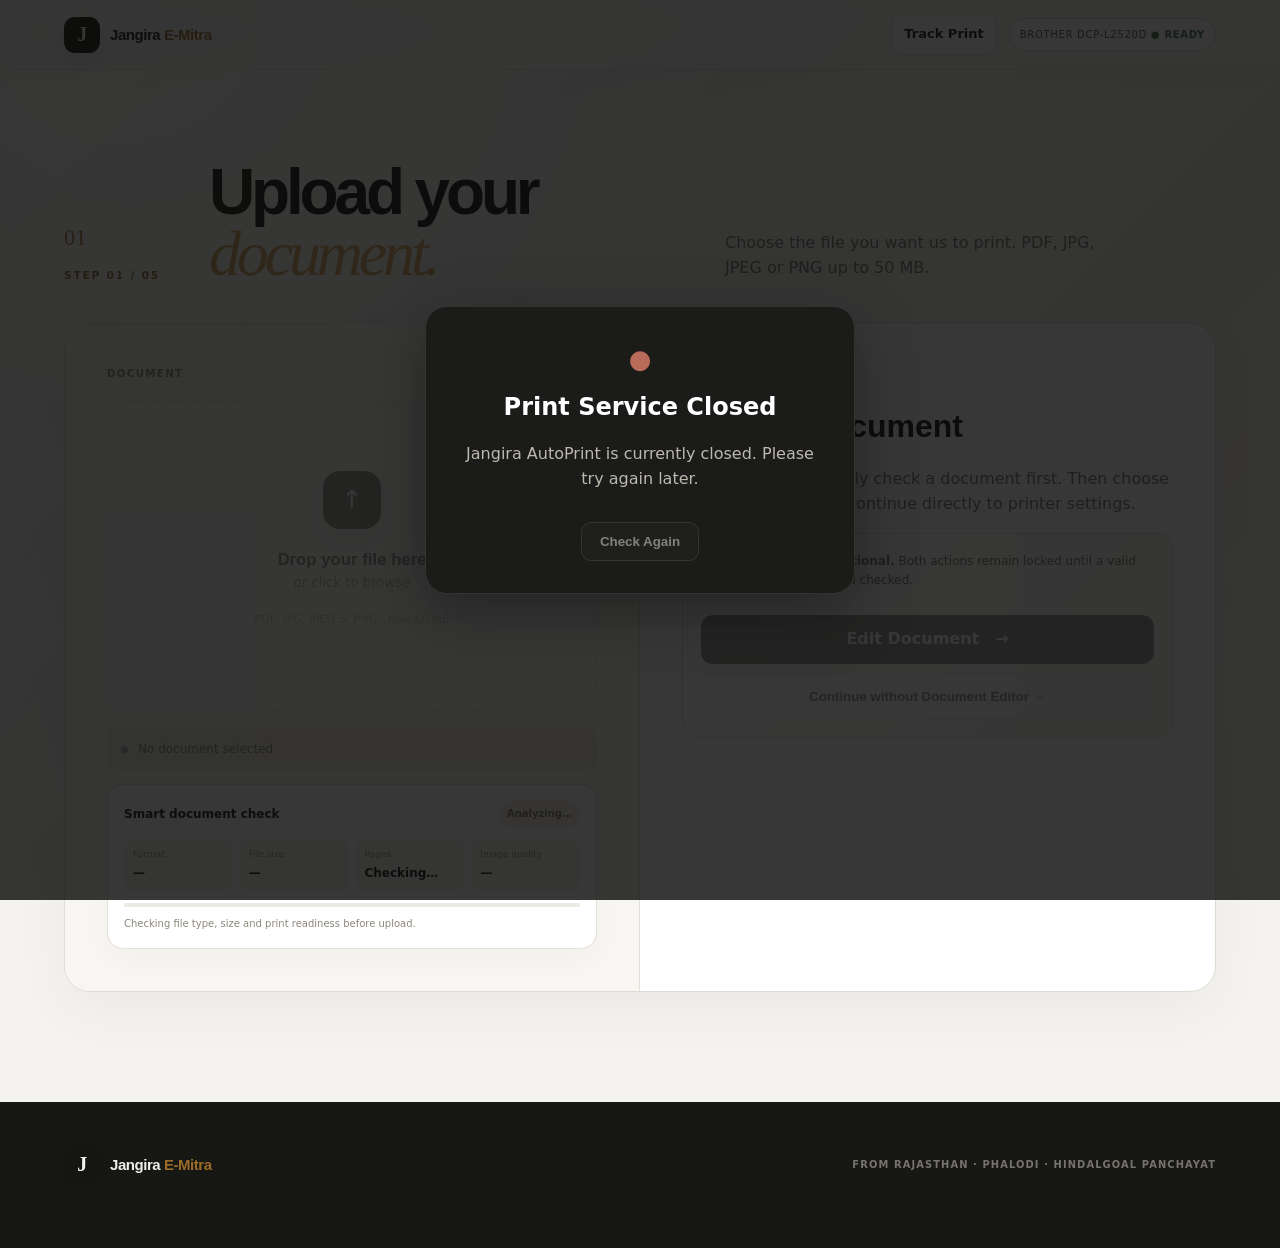
<file: index.html>
<!doctype html>
<html lang="en">
<head>
  <meta charset="utf-8">
  <meta name="viewport" content="width=device-width, initial-scale=1">
  <meta http-equiv="refresh" content="0; url=./web/">
  <title>Jangira E-Mitra</title>
  <script>location.replace('./web/' + location.hash);</script>
</head>
<body>
  <p>Opening Jangira E-Mitra…</p>
  <p><a href="./web/">Open website</a></p>
</body>
</html>
</file>
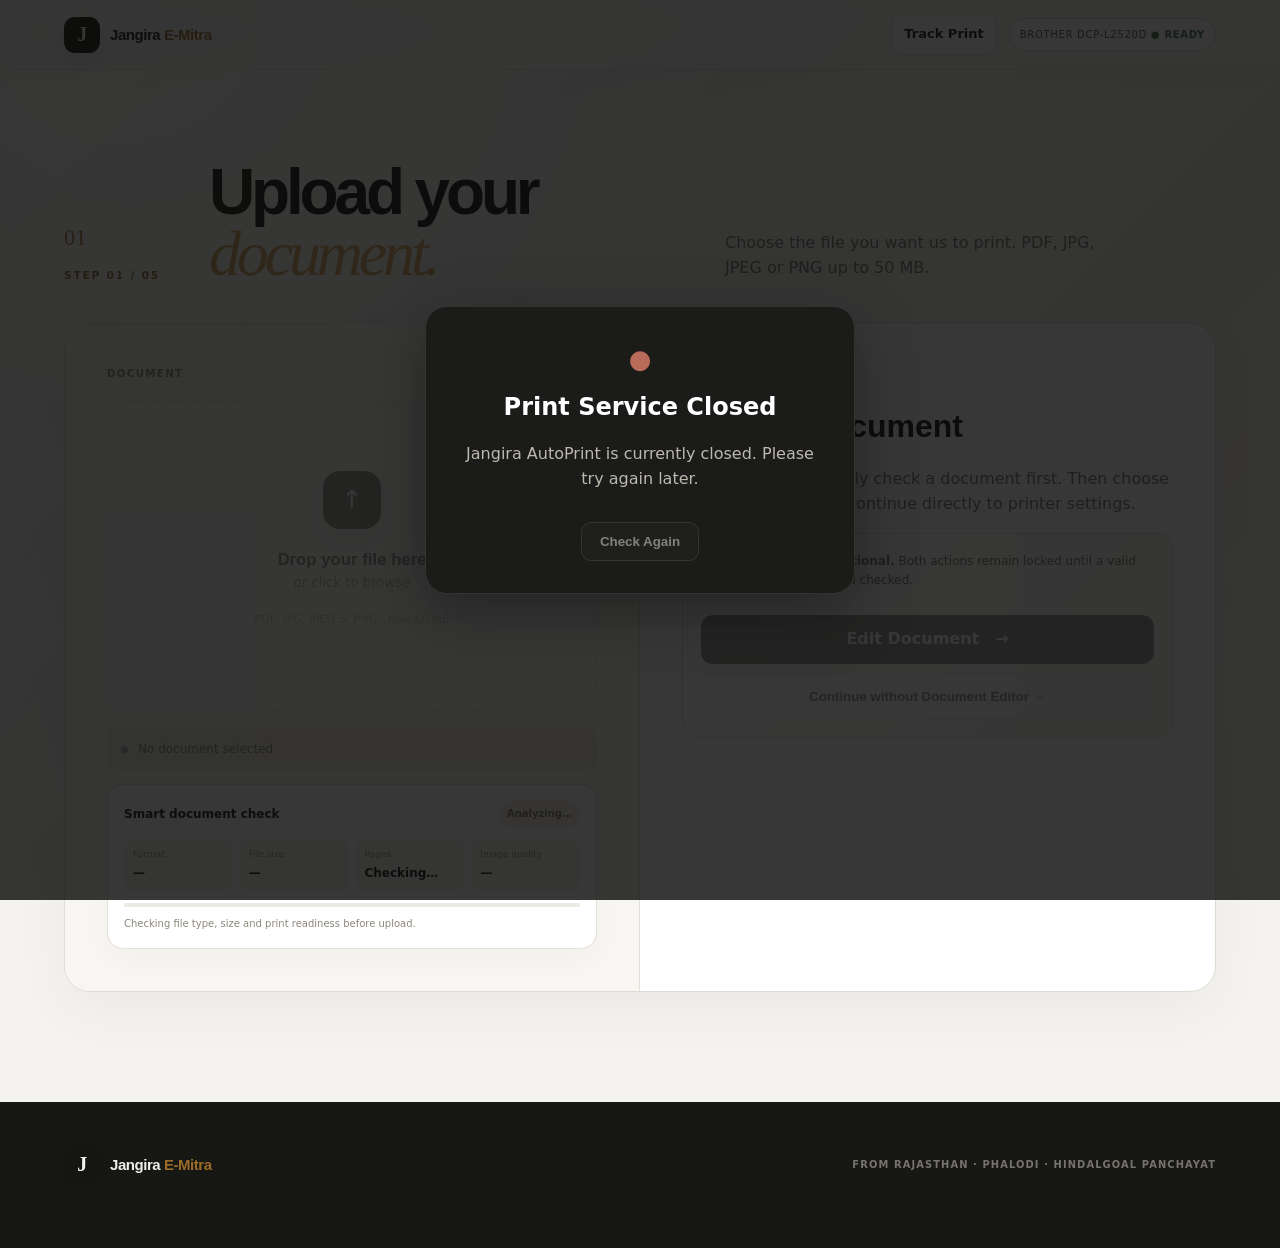
<file: web/index.html>
<!doctype html>
<html lang="en">
<head>
  <meta charset="utf-8">
  <meta name="viewport" content="width=device-width, initial-scale=1">
  <meta name="theme-color" content="#11110f">
  <meta name="description" content="Jangira E-Mitra online printing — upload, configure, pay and send your print request.">
  <title>Jangira E-Mitra | Online Printing</title>
  <link rel="preconnect" href="https://fonts.googleapis.com">
  <link rel="preconnect" href="https://fonts.gstatic.com" crossorigin>
  <link href="https://fonts.googleapis.com/css2?family=DM+Sans:wght@400;500;600;700&family=Manrope:wght@500;600;700;800&display=swap" rel="stylesheet">
  <link rel="stylesheet" href="./styles.css">
  <style>
    .workflow{display:grid;gap:18px}.workflow-step{background:#fff;border:1px solid #dedbd3;border-radius:24px;overflow:hidden;box-shadow:0 20px 55px #17171309}.workflow-step[hidden]{display:none}.step-head{display:flex;align-items:center;gap:15px;padding:22px 28px;border-bottom:1px solid #ebe8e1;background:#faf9f6}.step-num{display:grid;place-items:center;width:38px;height:38px;border-radius:12px;background:#171713;color:#fff;font-weight:800;font-size:.8rem}.step-head strong{font-family:Manrope,sans-serif;font-size:1rem}.step-head small{display:block;color:#8b877f;font-size:.7rem;margin-top:2px}.step-body{padding:30px}.step-actions{display:flex;gap:12px;margin-top:22px}.step-actions .button{flex:1}.back-button{background:#f0eee8!important;color:#292824!important}.payment-layout{display:grid;grid-template-columns:minmax(220px,280px) 1fr;gap:36px;align-items:center}.qr-wrap{text-align:center}.upi-qr{width:240px;height:240px;display:block;margin:auto;border:10px solid #fff;border-radius:18px;box-shadow:0 12px 35px #17171312}.payment-copy h3{font-family:Manrope,sans-serif;font-size:2.1rem;letter-spacing:-.04em;margin:8px 0}.payment-copy h3 strong{color:#9b6b28}.payment-note{padding:12px 14px;border-radius:11px;background:#f3f1ec;color:#77736c;font-size:.72rem}.request-summary{display:grid;grid-template-columns:repeat(4,1fr);gap:12px;margin:20px 0}.summary-item{padding:15px;border-radius:13px;background:#f3f1ec}.summary-item span{display:block;color:#8a867e;font-size:.65rem}.summary-item strong{display:block;margin-top:4px;font-size:.82rem;word-break:break-word}.status-card{padding:24px;border-radius:18px;background:#171713;color:#fff}.status-line{display:flex;align-items:center;gap:12px}.status-dot{width:11px;height:11px;border-radius:50%;background:#d6a451;box-shadow:0 0 0 6px #d6a45118}.status-card h3{font-family:Manrope,sans-serif;margin:0;font-size:1.25rem}.status-card p{color:#aaa69d;font-size:.8rem;margin:10px 0 0}.status-steps{display:grid;grid-template-columns:repeat(4,1fr);gap:8px;margin-top:22px}.status-steps div{padding:11px;border:1px solid #ffffff12;border-radius:10px;color:#706c65;font-size:.65rem;text-align:center}.status-steps .active{color:#fff;border-color:#d6a451;background:#ffffff08}.success-banner{margin-top:16px;padding:13px 15px;border-radius:12px;background:#e8eee7;color:#3d5e42;font-size:.76rem}.settings-side{padding:0}.settings-grid{grid-template-columns:repeat(3,1fr)}@media(max-width:760px){.payment-layout{grid-template-columns:1fr}.request-summary,.status-steps{grid-template-columns:1fr 1fr}.step-body{padding:22px}.settings-grid{grid-template-columns:1fr 1fr}.step-actions{flex-direction:column}.upi-qr{width:210px;height:210px}}
  </style>
</head>
<body>
  <div class="noise" aria-hidden="true"></div>
  <header class="site-header" id="top">
    <a class="brand" href="#top" aria-label="Jangira E-Mitra home"><span class="brand-mark">J</span><span>Jangira <b>E-Mitra</b></span></a>
    <div class="printer-badge">BROTHER DCP-L2520D <span>● READY</span></div>
  </header>

  <main>
    <section class="hero">
      <div class="hero-orb orb-one"></div><div class="hero-orb orb-two"></div>
      <div class="hero-inner reveal">
        <div class="location-pill"><span class="pulse-dot"></span> FROM RAJASTHAN · PHALODI · HINDALGOAL</div>
        <h1>Print simple.<br><em>Print smart.</em></h1>
        <p class="hero-copy">Upload your document, configure printing, pay by UPI and send the print request.</p>
        <a class="button primary large" href="#print">Start Printing <span>→</span></a>
        <div class="hero-proof"><span>₹5 per page</span><i></i><span>Black &amp; White</span><i></i><span>UPI payment</span></div>
      </div>
    </section>

    <section id="print" class="print-section section-wrap">
      <div class="section-heading reveal">
        <div><span class="section-number">01</span><p class="eyebrow">ONLINE PRINTING</p></div>
        <h2>Complete your <em>print.</em></h2>
        <p>Follow the steps one by one. Your amount is calculated automatically.</p>
      </div>

      <div class="workflow">
        <section id="step-1" class="workflow-step reveal">
          <div class="step-head"><span class="step-num">01</span><div><strong>Upload Document</strong><small>PDF, JPG, JPEG or PNG · Maximum 20 MB</small></div></div>
          <div class="step-body">
            <label class="dropzone" for="file">
              <span class="upload-icon">↑</span><strong>Drop your file here</strong><span>or click to browse</span><small>PDF, JPG, JPEG or PNG · Max 20 MB</small>
            </label>
            <input id="file" name="file" type="file" accept="application/pdf,image/jpeg,image/png" required hidden>
            <div class="file-status" id="file-status"><span class="file-dot"></span><span>No document selected</span></div>
            <div class="step-actions"><button class="button primary" id="to-step-2" type="button" disabled>Continue to Printer Settings <span>→</span></button></div>
            <p id="form-message" class="message" role="status"></p>
          </div>
        </section>

        <section id="step-2" class="workflow-step" hidden>
          <div class="step-head"><span class="step-num">02</span><div><strong>Printer Settings</strong><small>Brother DCP-L2520D · Black &amp; White · ₹5 per page</small></div></div>
          <div class="step-body settings-side">
            <div class="printer-info"><span>●</span><div><strong>Brother DCP-L2520D</strong><small>Black &amp; White · ₹5 per page</small></div></div>
            <form id="print-form">
              <div class="settings-grid">
                <label>Copies<input name="copies" type="number" min="1" max="100" value="1"></label>
                <label>Sides<select name="sides"><option value="single">Single-sided</option><option value="double">Double-sided</option></select></label>
                <label>Orientation<select name="orientation"><option value="portrait">Portrait</option><option value="landscape">Landscape</option></select></label>
              </div>
              <div class="range-row"><label>Pages</label><input name="pages" placeholder="All pages (e.g. 1-4, 7, 9)" value="all"></div>
              <div class="estimate"><div><span>Price</span><strong>₹5.00</strong><small>₹5 × pages × copies</small></div><span class="estimate-icon">₹</span></div>
              <div class="step-actions"><button class="button back-button" id="back-to-step-1" type="button">← Back</button><button class="button primary" type="submit">Continue to Payment <span>→</span></button></div>
            </form>
          </div>
        </section>

        <section id="step-3" class="workflow-step" hidden>
          <div class="step-head"><span class="step-num">03</span><div><strong>Pay via UPI</strong><small>Amount and payment note are filled automatically</small></div></div>
          <div class="step-body">
            <div class="payment-layout">
              <div class="qr-wrap"><img id="upi-qr" class="upi-qr" alt="UPI payment QR code"><p>Scan with any UPI app</p></div>
              <div class="payment-copy">
                <span class="payment-badge">UPI PAYMENT</span>
                <h3>Pay <strong id="payment-amount">₹0.00</strong></h3>
                <p>Tap the button to open your UPI app. The exact amount and print details will be pre-filled.</p>
                <a class="button primary full upi-app-button" id="upi-app-link" href="#">Pay via UPI <span>↗</span></a>
                <p class="payment-note">Note: your payment note contains the document name, selected pages, copies, single/double-sided and orientation.</p>
                <div class="step-actions"><button class="button back-button" id="back-to-step-2" type="button">← Back</button><button class="button primary" id="to-step-4" type="button">I’ve Paid →</button></div>
              </div>
            </div>
            <p id="payment-message" class="message" role="status"></p>
          </div>
        </section>

        <section id="step-4" class="workflow-step" hidden>
          <div class="step-head"><span class="step-num">04</span><div><strong>Confirm Payment &amp; Send Request</strong><small>Enter the UTR / transaction reference from your UPI payment</small></div></div>
          <div class="step-body">
            <div class="request-summary">
              <div class="summary-item"><span>Amount</span><strong id="summary-amount">₹0.00</strong></div>
              <div class="summary-item"><span>Document</span><strong id="summary-file">—</strong></div>
              <div class="summary-item"><span>Pages / Copies</span><strong id="summary-pages">—</strong></div>
              <div class="summary-item"><span>Print mode</span><strong id="summary-mode">—</strong></div>
            </div>
            <label>UTR / Transaction ID<input id="utr" name="utr" inputmode="numeric" maxlength="40" placeholder="Enter payment reference after payment"></label>
            <div class="step-actions"><button class="button back-button" id="back-to-step-3" type="button">← Back</button><button class="button primary" type="button" id="send-print-request">Send Print Request <span>→</span></button></div>
            <p id="request-message" class="message" role="status"></p>
          </div>
        </section>

        <section id="step-5" class="workflow-step" hidden>
          <div class="step-head"><span class="step-num">05</span><div><strong>Print Request Status</strong><small>Keep this page open to follow your request</small></div></div>
          <div class="step-body">
            <div class="status-card">
              <div class="status-line"><span class="status-dot"></span><div><h3 id="request-status-title">Request received</h3><p id="request-status-text">Your print request has been submitted successfully.</p></div></div>
              <div class="status-steps"><div class="active">Request Received</div><div>Payment Verification</div><div>Print Queue</div><div>Printing</div></div>
            </div>
            <div class="success-banner" id="request-number">Your request number will appear here once the backend is connected.</div>
            <button class="button primary full" id="new-print" type="button">Start New Print <span>→</span></button>
          </div>
        </section>
      </div>
    </section>
  </main>

  <footer>
    <div class="footer-main"><a class="brand" href="#top"><span class="brand-mark">J</span><span>Jangira <b>E-Mitra</b></span></a><span>FROM RAJASTHAN · PHALODI · HINDALGOAL PANCHAYAT</span><a href="#top">Back to top ↑</a></div>
    <div class="footer-bottom"><span>© 2026 Jangira E-Mitra</span><span>Online printing service</span></div>
  </footer>

  <script src="./config.js"></script>
  <script src="./app.js"></script>
  <script>
    document.addEventListener('DOMContentLoaded',()=>{
      const f=document.getElementById('file'),s=document.getElementById('file-status'),d=document.querySelector('.dropzone');
      if(f){f.addEventListener('change',()=>{s.querySelector('span:last-child').textContent=f.files[0]?`${f.files[0].name} · ${(f.files[0].size/1024/1024).toFixed(2)} MB`:'No document selected';s.classList.toggle('has-file',!!f.files[0])});
      ['dragover','dragenter'].forEach(e=>d.addEventListener(e,x=>{x.preventDefault();d.classList.add('dragging')}));
      ['dragleave','drop'].forEach(e=>d.addEventListener(e,x=>{x.preventDefault();d.classList.remove('dragging')}));
      d.addEventListener('drop',x=>{if(x.dataTransfer.files.length){try{f.files=x.dataTransfer.files}catch{}f.dispatchEvent(new Event('change'))}})}
      const obs=new IntersectionObserver(es=>es.forEach(e=>{if(e.isIntersecting)e.target.classList.add('visible')}),{threshold:.12});
      document.querySelectorAll('.reveal').forEach(e=>obs.observe(e));
    });
  </script>
</body>
</html>
</file>
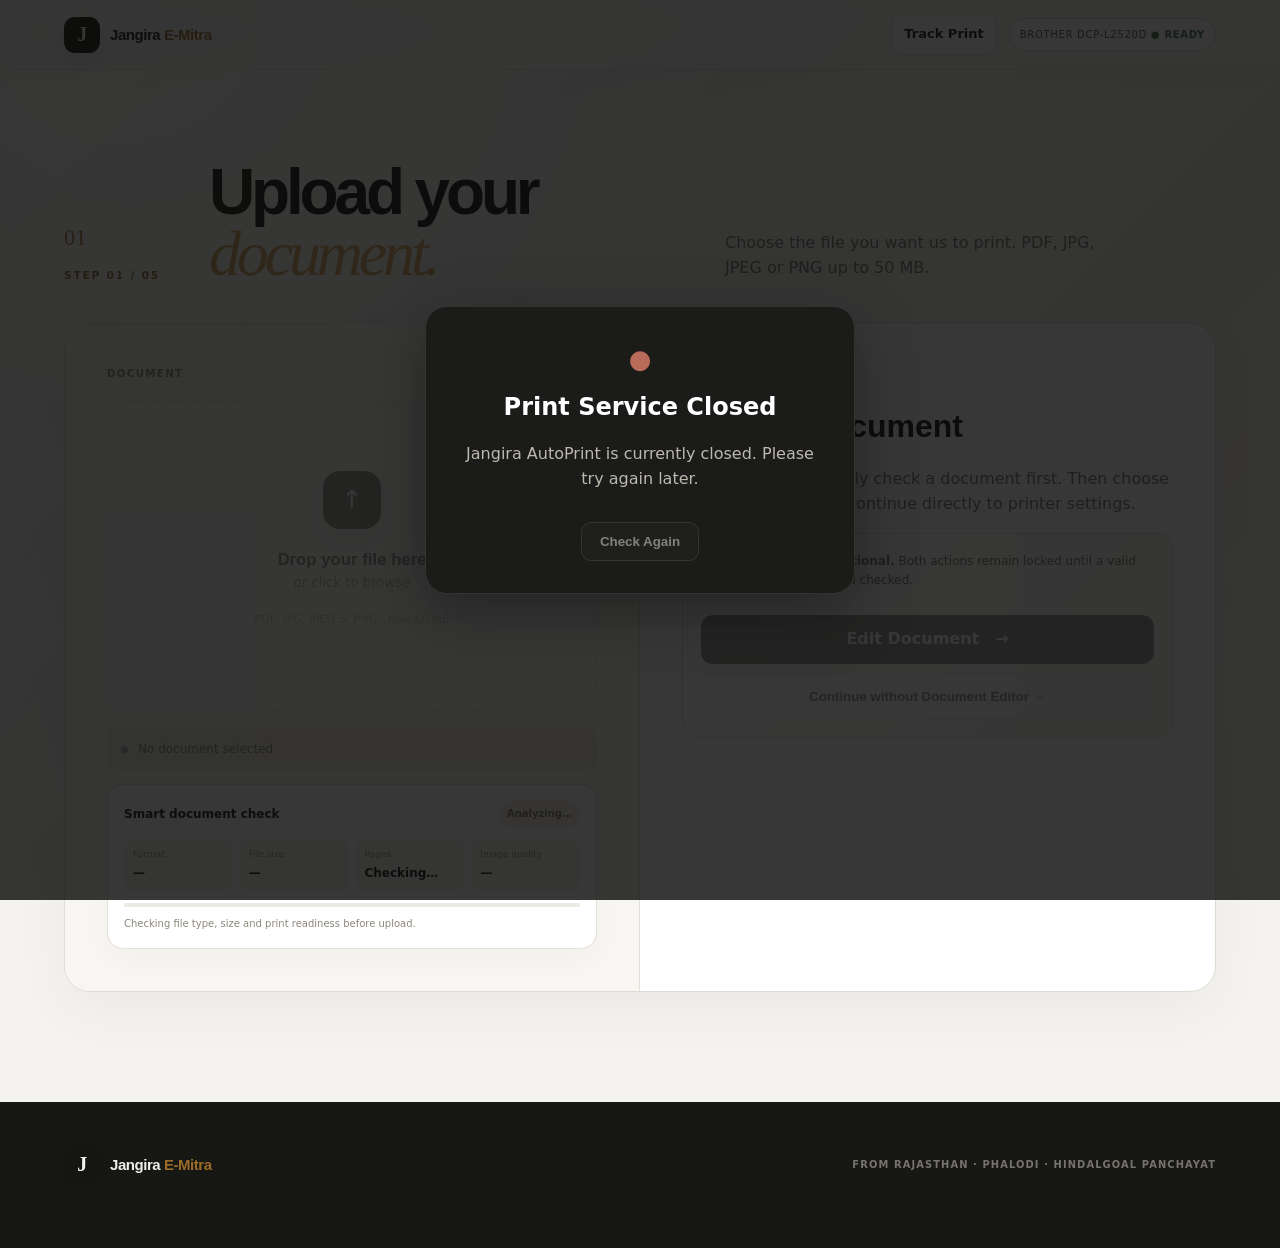
<file: web/confirm.html>
<!doctype html><html lang="en"><head><meta charset="utf-8"><meta name="viewport" content="width=device-width,initial-scale=1"><title>04 Confirm Request | Jangira E-Mitra</title><link rel="stylesheet" href="./styles.css"><style>.page-loader{position:fixed;inset:0;background:#151513f2;backdrop-filter:blur(14px);display:grid;place-items:center;z-index:999;opacity:0;pointer-events:none;transition:.3s}.page-loader.show{opacity:1;pointer-events:auto}.loader-box{text-align:center;color:#fff}.loader-spinner{width:38px;height:38px;border:3px solid #ffffff20;border-top-color:#d6a451;border-radius:50%;animation:spin .8s linear infinite;margin:0 auto 15px}.loader-box small{display:block;color:#aaa69d;margin-top:5px}@keyframes spin{to{transform:rotate(360deg)}}</style></head><body><div id="page-loader" class="page-loader"><div class="loader-box"><div class="loader-spinner"></div><strong class="loader-title">Sending print request…</strong><small class="loader-sub">Submitting your payment reference</small></div></div><header class="site-header"><a class="brand" href="./upload.html"><span class="brand-mark">J</span><span>Jangira <b>E-Mitra</b></span></a><div class="printer-badge">BROTHER DCP-L2520D <span>● READY</span></div></header><main class="print-section section-wrap"><div class="section-heading reveal visible"><div><span class="section-number">04</span><p class="eyebrow">STEP 04 / 05</p></div><h2>Confirm &amp; <em>send.</em></h2><p>Check your print details and enter the UTR from your UPI payment.</p></div><section class="workflow-step reveal visible"><div class="step-body"><div class="request-summary"><div class="summary-item"><span>Amount</span><strong id="summary-amount">₹0.00</strong></div><div class="summary-item"><span>Document</span><strong id="summary-file">—</strong></div><div class="summary-item"><span>Pages / Copies</span><strong id="summary-pages">—</strong></div><div class="summary-item"><span>Print mode</span><strong id="summary-mode">—</strong></div></div><label style="font-size:.74rem;font-weight:800">UTR / Transaction ID<input id="utr" inputmode="numeric" maxlength="40" placeholder="Enter payment reference after payment" style="display:block;width:100%;margin-top:7px;border:1px solid #dcd8cf;background:#faf9f6;border-radius:10px;padding:12px 13px;color:#292824;font:inherit;font-size:.82rem;outline:0"></label><div class="step-actions"><a class="button back-button" href="./payment.html">← Back</a><button id="send-print-request" class="button primary" type="button">Send Print Request <span>→</span></button></div><p id="request-message" class="message"></p></div></section></main><footer><div class="footer-main"><a class="brand" href="./upload.html"><span class="brand-mark">J</span><span>Jangira <b>E-Mitra</b></span></a><span>FROM RAJASTHAN · PHALODI · HINDALGOAL PANCHAYAT</span></div></footer><script src="./config.js?v=20260910l"></script><script src="./print-flow.js?v=20260910l"></script><script src="./page-selection-sync.js?v=20260910a"></script></body></html>
</file>
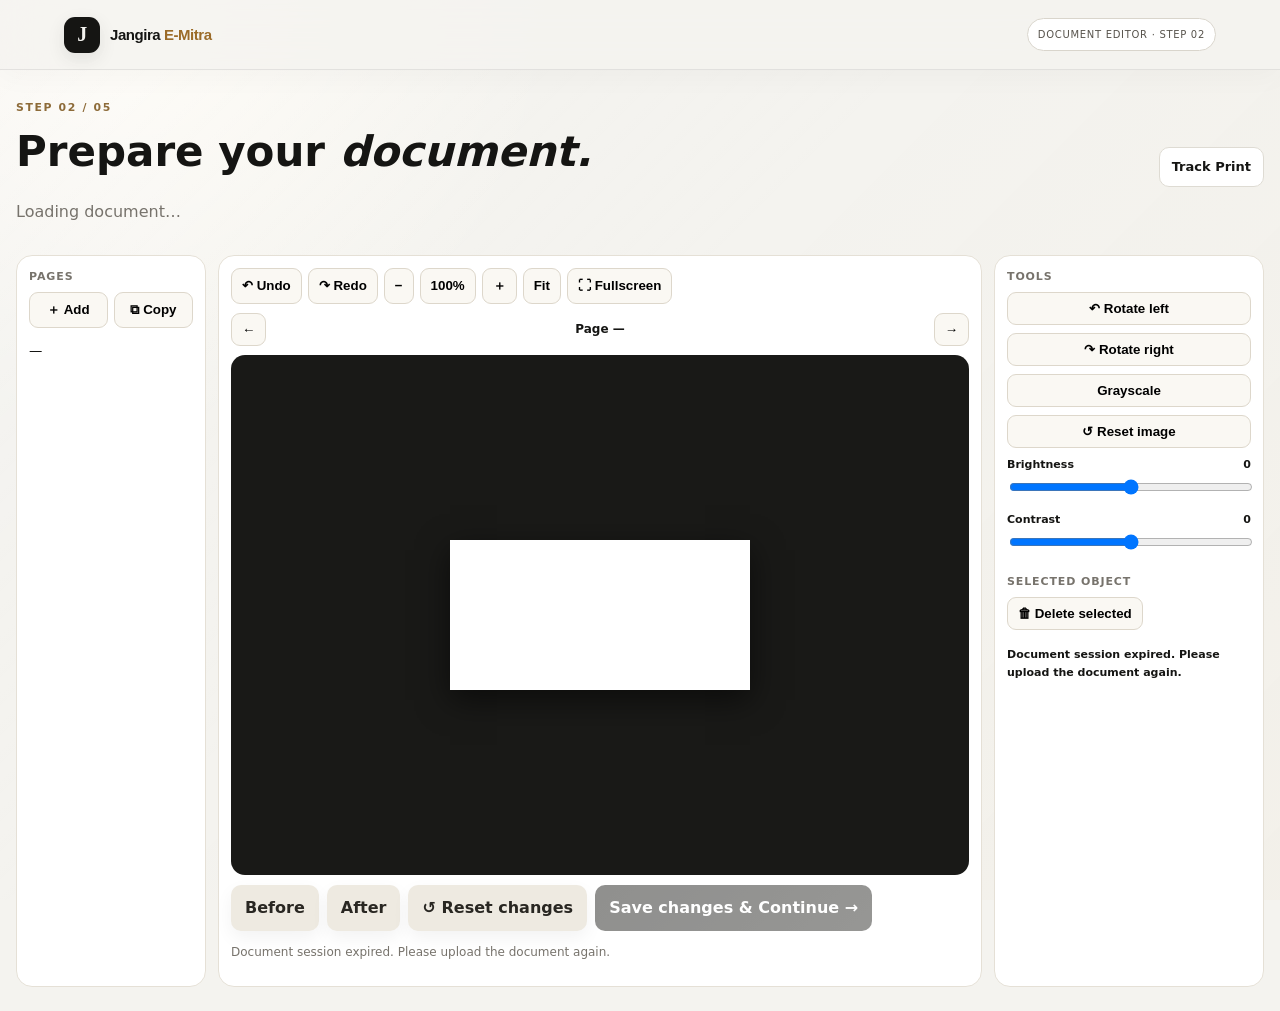
<file: web/editor.html>
<!doctype html><html lang="en"><head><meta charset="utf-8"><meta name="viewport" content="width=device-width,initial-scale=1"><title>02 Document Editor | Jangira E-Mitra</title><link rel="stylesheet" href="./styles.css"><style>.editor{max-width:1400px;margin:24px auto;padding:0 16px}.editor-head{display:flex;justify-content:space-between;gap:16px;align-items:center;margin-bottom:14px}.editor-head h1{margin:0;font-size:clamp(25px,4vw,42px)}.editor-grid{display:grid;grid-template-columns:190px minmax(0,1fr) 270px;gap:12px}.panel{background:#fff;border:1px solid #e5e0d6;border-radius:16px;padding:12px}.thumbs{overflow:auto;max-height:760px}.thumb{position:relative;width:100%;aspect-ratio:1/1.3;border:1px solid #ddd7cb;border-radius:10px;overflow:hidden;display:grid;place-items:center;background:#f5f2eb;margin-bottom:9px;cursor:pointer}.thumb.active{outline:2px solid #d6a451}.thumb canvas{max-width:100%;max-height:100%}.thumb .num{position:absolute;bottom:4px;left:5px;background:#fff;padding:2px 6px;border-radius:6px;font-size:10px;font-weight:900}.canvas-panel{min-height:650px;display:flex;flex-direction:column}.toolbar{display:flex;gap:6px;flex-wrap:wrap;margin-bottom:9px}.toolbar button,.page-nav button,.tool-btn{border:1px solid #ddd7cb;background:#faf8f3;border-radius:9px;padding:8px 10px;font-weight:800;cursor:pointer}.toolbar button:hover,.page-nav button:hover,.tool-btn:hover{border-color:#d6a451}.toolbar button.active,.tool-btn.active{background:#eeeae1;border-color:#d6a451}.page-nav{display:flex;gap:7px;align-items:center;margin-bottom:9px}.page-nav span{font-size:12px;font-weight:900;flex:1;text-align:center}.canvas-wrap{flex:1;min-height:520px;background:#191917;border-radius:14px;display:grid;place-items:center;overflow:auto;position:relative;padding:18px}.canvas-wrap canvas{max-width:96%;max-height:92%;object-fit:contain;background:#fff;box-shadow:0 10px 30px #0008;touch-action:none}.tools{display:grid;gap:8px}.section{margin-bottom:16px}.section-title{font-size:11px;font-weight:900;letter-spacing:.08em;margin-bottom:7px;color:#77736c}.row{display:flex;gap:6px}.row>*{flex:1;min-width:0}.slider label{display:flex;justify-content:space-between;font-size:11px;font-weight:800;margin-bottom:4px}.slider input{width:100%}.actions{display:flex;gap:8px;flex-wrap:wrap;margin-top:10px}.button{border:0;border-radius:10px;padding:11px 14px;font-weight:900;cursor:pointer}.primary{background:#151513;color:#fff}.secondary{background:#eeeae1;color:#292722}.message{min-height:18px;font-size:12px;color:#77736c}.status{font-size:11px;font-weight:800}.hidden{display:none!important}@media(max-width:950px){.editor-grid{grid-template-columns:1fr}.thumbs{display:none}.canvas-panel{min-height:520px}.canvas-wrap{min-height:420px}}</style></head><body><header class="site-header"><a class="brand" href="./upload.html"><span class="brand-mark">J</span><span>Jangira <b>E-Mitra</b></span></a><div class="printer-badge">DOCUMENT EDITOR · STEP 02</div></header><main class="editor"><div class="editor-head"><div><span class="eyebrow">STEP 02 / 05</span><h1>Prepare your <em>document.</em></h1><p id="file-name" style="color:#77736c">Loading document…</p></div><a class="track-link" href="./track.html">Track Print</a></div><div class="editor-grid"><aside class="panel thumbs"><div class="section-title">PAGES</div><div class="row"><button id="add-page" class="tool-btn">＋ Add</button><button id="duplicate-page" class="tool-btn">⧉ Copy</button></div><div id="thumb-list" style="margin-top:10px"></div><small id="file-info">—</small></aside><section class="panel canvas-panel"><div class="toolbar"><button id="undo">↶ Undo</button><button id="redo">↷ Redo</button><button id="zoom-out">−</button><button id="zoom-reset">100%</button><button id="zoom-in">＋</button><button id="fit">Fit</button><button id="fullscreen">⛶ Fullscreen</button></div><div class="page-nav"><button id="prev">←</button><span id="page-label">Page —</span><button id="next">→</button></div><div id="image-area" class="canvas-wrap"><canvas id="canvas"></canvas></div><div class="actions"><button id="before" class="button secondary">Before</button><button id="after" class="button secondary">After</button><button id="reset" class="button secondary">↺ Reset changes</button><button id="continue" class="button primary">Save changes &amp; Continue →</button></div><p id="message" class="message"></p></section><aside class="panel"><div class="section"><div class="section-title">TOOLS</div><div id="pdf-tools" class="tools hidden"><button class="tool-btn" data-pdf-tool="select">↖ Select</button><button class="tool-btn" data-pdf-tool="text">T Add text</button><button class="tool-btn" data-pdf-tool="draw">✎ Pen</button><button class="tool-btn" data-pdf-tool="highlight">▰ Highlight</button><button class="tool-btn" data-pdf-tool="rectangle">□ Rectangle</button><button class="tool-btn" data-pdf-tool="circle">○ Circle</button><button class="tool-btn" data-pdf-tool="line">╱ Line</button><button class="tool-btn" data-pdf-tool="arrow">➜ Arrow</button><button class="tool-btn" data-pdf-tool="eraser">⌫ Eraser</button><button class="tool-btn" id="rotate-left">↶ Rotate left</button><button class="tool-btn" id="rotate-right">↷ Rotate right</button><button class="tool-btn" id="delete-page">🗑 Delete page</button></div><div id="image-tools" class="tools"><button class="tool-btn" data-rotate="-90">↶ Rotate left</button><button class="tool-btn" data-rotate="90">↷ Rotate right</button><button class="tool-btn" id="gray">Grayscale</button><button class="tool-btn" id="image-reset">↺ Reset image</button><div class="slider"><label>Brightness <span id="bv">0</span></label><input id="brightness" type="range" min="-100" max="100" value="0"></div><div class="slider"><label>Contrast <span id="cv">0</span></label><input id="contrast" type="range" min="-100" max="100" value="0"></div></div></div><div class="section"><div class="section-title">SELECTED OBJECT</div><button id="delete-object" class="tool-btn">🗑 Delete selected</button></div><div class="section status" id="edit-status">Ready</div></aside></div></main><script src="./config.js?v=20260910e"></script><script src="./pdf-editor.js?v=20260910e"></script></body></html>
</file>
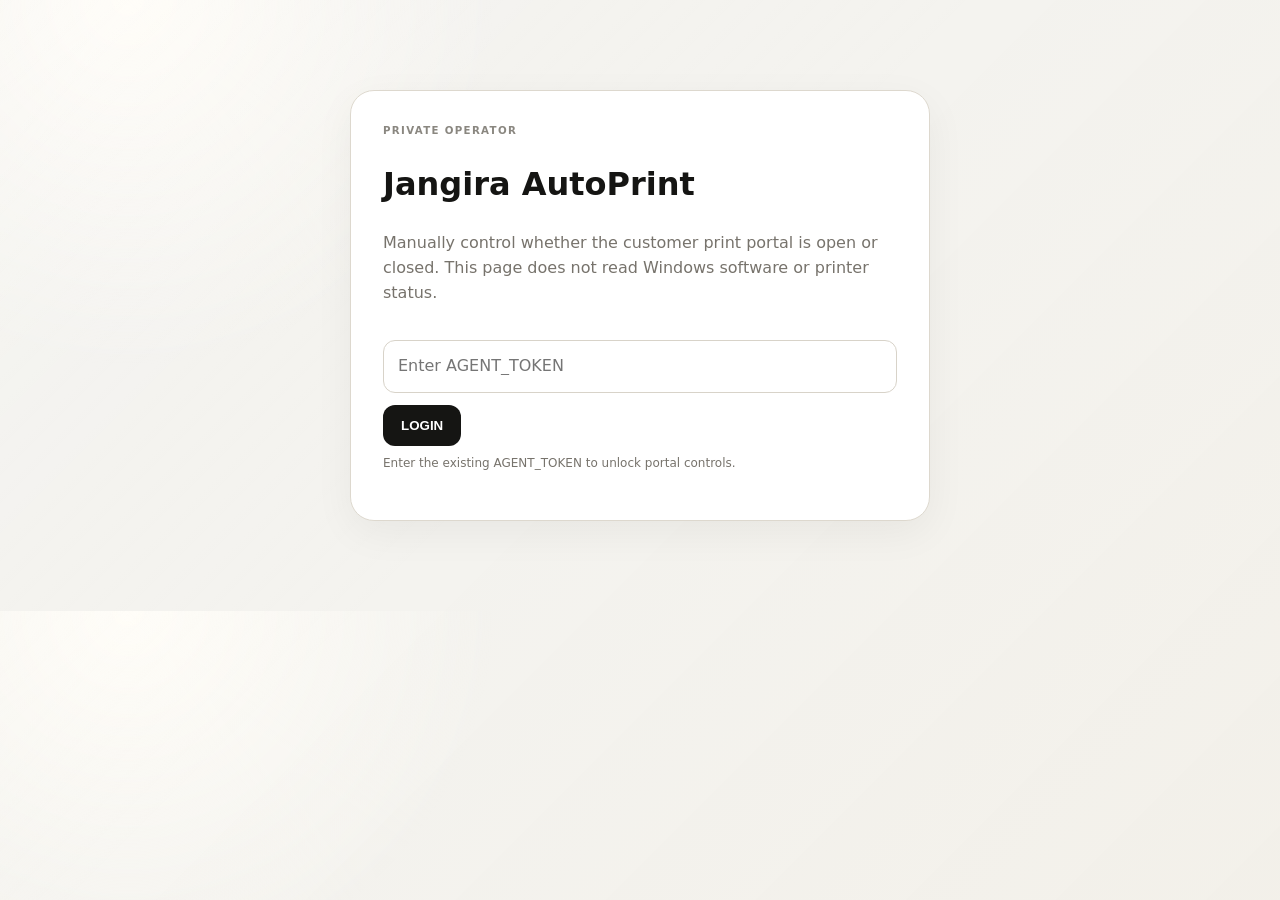
<file: web/operator.html>
<!doctype html>
<html lang="en">
<head>
<meta charset="utf-8">
<meta name="viewport" content="width=device-width,initial-scale=1">
<title>Operator · Jangira AutoPrint</title>
<link rel="stylesheet" href="./styles.css">
<style>
body{background:#f5f3ee}.operator{max-width:620px;margin:70px auto;padding:20px}.card{background:#fff;border:1px solid #ddd8ce;border-radius:24px;padding:32px;box-shadow:0 12px 40px #0000000d}.switch{display:flex;align-items:center;justify-content:space-between;padding:22px;border:1px solid #e2ded5;border-radius:18px;margin-top:24px}.status{font-weight:900}.status.on{color:#3d754b}.status.off{color:#9b4b40}.toggle{border:0;border-radius:14px;padding:14px 24px;font-weight:900;cursor:pointer}.toggle.on{background:#d9eadc;color:#285d35}.toggle.off{background:#f1d9d5;color:#7d382f}.note{color:#77736c;line-height:1.55}.token{width:100%;box-sizing:border-box;padding:13px 14px;border:1px solid #d8d3c9;border-radius:12px;margin-top:18px;font:inherit}.login{display:flex;gap:10px;margin-top:12px}.login button{border:0;border-radius:12px;padding:13px 18px;font-weight:900;cursor:pointer;background:#151513;color:#fff}.login button:disabled{opacity:.5;cursor:not-allowed}.control[hidden]{display:none}.msg.ok{color:#3d754b}.msg.err{color:#9b4b40}.help{font-size:12px;margin-top:8px}
</style>
</head>
<body>
<main class="operator">
<div class="card">
<div class="mini-label">PRIVATE OPERATOR</div>
<h1>Jangira AutoPrint</h1>
<p class="note">Manually control whether the customer print portal is open or closed. This page does not read Windows software or printer status.</p>
<input id="token" class="token" type="password" placeholder="Enter AGENT_TOKEN" autocomplete="off">
<div class="login"><button id="login" type="button">LOGIN</button></div>
<p id="auth" class="note help">Enter the existing AGENT_TOKEN to unlock portal controls.</p>
<section id="control" class="control" hidden>
<div class="switch">
<div><div id="status" class="status off">Checking…</div><small id="updated">—</small></div>
<button id="toggle" class="toggle off" type="button">Loading…</button>
</div>
</section>
<p id="msg" class="note"></p>
</div>
</main>
<script src="./config.js"></script>
<script>
(() => {
  const API = (window.JEM_CONFIG && window.JEM_CONFIG.API_BASE_URL || '').replace(/\/$/, '');
  const statusEl = document.getElementById('status');
  const updatedEl = document.getElementById('updated');
  const btn = document.getElementById('toggle');
  const msg = document.getElementById('msg');
  const tokenEl = document.getElementById('token');
  const loginBtn = document.getElementById('login');
  const control = document.getElementById('control');
  const auth = document.getElementById('auth');

  let state = false;
  let token = '';
  let loggedIn = false;

  function setMsg(text, type) {
    msg.textContent = text || '';
    msg.className = 'note msg ' + (type || '');
  }

  function render() {
    statusEl.textContent = state ? 'PORTAL ONLINE' : 'PORTAL OFFLINE';
    statusEl.className = 'status ' + (state ? 'on' : 'off');
    btn.textContent = state ? 'TURN OFF' : 'TURN ON';
    btn.className = 'toggle ' + (state ? 'on' : 'off');
    btn.disabled = false;
    updatedEl.textContent = 'Manual control · live';
  }

  async function api(path, options = {}) {
    const response = await fetch(API + path, {
      cache: 'no-store',
      mode: 'cors',
      ...options,
      headers: {
        Accept: 'application/json',
        ...(options.headers || {})
      }
    });
    const text = await response.text();
    let data = {};
    try { data = text ? JSON.parse(text) : {}; } catch (_) {}
    if (!response.ok) {
      throw new Error(data.error || data.details || text || ('HTTP ' + response.status));
    }
    return data;
  }

  async function readStatus() {
    return api('/api/service-status?t=' + Date.now());
  }

  async function load() {
    if (!loggedIn) return;
    try {
      const data = await readStatus();
      state = data.online === true;
      render();
      setMsg('');
    } catch (error) {
      statusEl.textContent = 'BACKEND UNAVAILABLE';
      statusEl.className = 'status off';
      btn.disabled = true;
      btn.textContent = 'Unavailable';
      setMsg('Cannot read portal status: ' + (error.message || 'Request failed'), 'err');
    }
  }

  async function login() {
    const value = tokenEl.value.trim();
    if (!value) {
      setMsg('Enter AGENT_TOKEN first.', 'err');
      tokenEl.focus();
      return;
    }

    loginBtn.disabled = true;
    setMsg('Checking token…');

    try {
      const data = await readStatus();
      token = value;
      loggedIn = true;
      control.hidden = false;
      auth.textContent = 'Authenticated. Portal controls are unlocked.';
      state = data.online === true;
      render();
      setMsg('Token accepted.', 'ok');
    } catch (error) {
      loggedIn = false;
      control.hidden = true;
      setMsg('Backend unavailable: ' + (error.message || 'Request failed'), 'err');
    } finally {
      loginBtn.disabled = false;
    }
  }

  async function toggle() {
    if (!loggedIn || !token) return;

    const nextState = !state;
    btn.disabled = true;
    setMsg(nextState ? 'Opening customer portal…' : 'Closing customer portal…');

    try {
      const data = await api('/api/service-status', {
        method: 'POST',
        headers: {
          'Content-Type': 'application/json',
          'X-Agent-Token': token
        },
        body: JSON.stringify({ online: nextState })
      });

      state = data.online === true;
      render();
      setMsg(state ? 'Customer portal is now OPEN.' : 'Customer portal is now CLOSED.', 'ok');
    } catch (error) {
      btn.disabled = false;
      setMsg('Could not change portal status: ' + (error.message || 'Request failed'), 'err');
    }
  }

  loginBtn.addEventListener('click', login);
  tokenEl.addEventListener('keydown', function (event) {
    if (event.key === 'Enter') {
      event.preventDefault();
      login();
    }
  });
  btn.addEventListener('click', toggle);

  setInterval(load, 3000);
})();
</script>
</body>
</html>
</file>
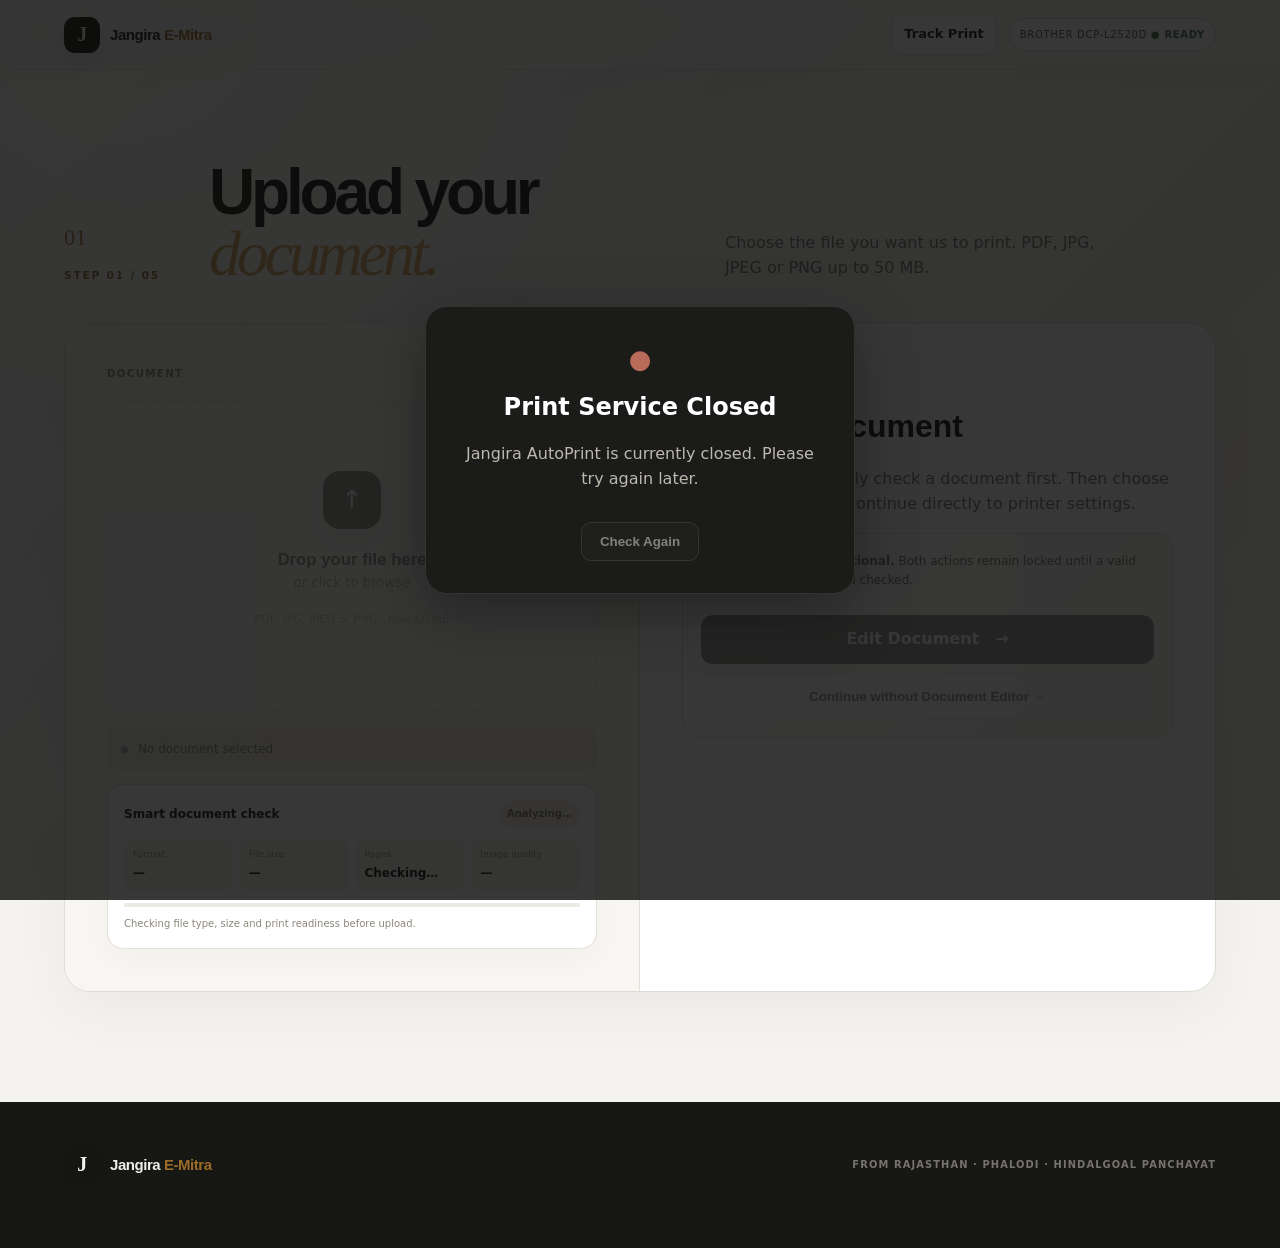
<file: web/payment.html>
<!doctype html><html lang="en"><head><meta charset="utf-8"><meta name="viewport" content="width=device-width,initial-scale=1"><title>03 Payment | Jangira E-Mitra</title><link rel="stylesheet" href="./styles.css"><style>.page-loader{position:fixed;inset:0;background:#151513f2;backdrop-filter:blur(14px);display:grid;place-items:center;z-index:999;opacity:0;pointer-events:none;transition:.3s}.page-loader.show{opacity:1;pointer-events:auto}.loader-box{text-align:center;color:#fff}.loader-spinner{width:38px;height:38px;border:3px solid #ffffff20;border-top-color:#d6a451;border-radius:50%;animation:spin .8s linear infinite;margin:0 auto 15px}.loader-box small{display:block;color:#aaa69d;margin-top:5px}@keyframes spin{to{transform:rotate(360deg)}}.qr-stage{position:relative;width:240px;height:240px;margin:auto}.qr-stage .upi-qr{width:240px;height:240px;transition:filter .5s,opacity .5s}.qr-blur{filter:blur(14px);opacity:.5}.qr-loading{position:absolute;inset:0;display:grid;place-items:center;color:#fff;background:#15151355;border-radius:18px;backdrop-filter:blur(2px);text-align:center}.qr-loading:not(.show){display:none}.qr-loading strong{display:block}.qr-loading small{display:block;color:#c5c0b6;margin-top:5px}.qr-ready{display:none;color:#3d5e42!important}.qr-ready.show{display:block}.payment-countdown{display:inline-flex;align-items:center;gap:8px;margin:12px 0;padding:8px 12px;border-radius:999px;background:#f3f1ec;color:#6e695f;font-size:.76rem;font-weight:800}.payment-countdown b{color:#9b6b28;font-variant-numeric:tabular-nums}.payment-expired{display:none;padding:12px;border-radius:10px;background:#f5e8e5;color:#88483d;font-size:.75rem}.payment-expired.show{display:block}</style></head><body><div id="page-loader" class="page-loader"><div class="loader-box"><div class="loader-spinner"></div><strong class="loader-title">Preparing secure payment…</strong><small class="loader-sub">Loading UPI payment</small></div></div><header class="site-header"><a class="brand" href="./upload.html"><span class="brand-mark">J</span><span>Jangira <b>E-Mitra</b></span></a><div class="printer-badge">BROTHER DCP-L2520D <span>● READY</span></div></header><main class="print-section section-wrap"><div class="section-heading reveal visible"><div><span class="section-number">03</span><p class="eyebrow">STEP 03 / 05</p></div><h2>Pay via <em>UPI.</em></h2><p>Your amount and payment note are prepared automatically.</p></div><section class="workflow-step reveal visible"><div class="step-body"><div class="payment-layout"><div class="qr-wrap"><div class="qr-stage"><img id="upi-qr" class="upi-qr" alt="UPI payment QR code"><div id="qr-loading" class="qr-loading show"><div><strong>Generating QR…</strong><small>Please wait 5 seconds</small></div></div></div><p id="qr-ready" class="qr-ready">✓ QR ready</p><p>Scan with any UPI app</p></div><div class="payment-copy"><span class="payment-badge">UPI PAYMENT</span><h3>Pay <strong id="payment-amount">₹0.00</strong></h3><div class="payment-countdown">Payment window <b id="payment-timer">02:00</b></div><p id="payment-summary">Your print details will be included in the payment note.</p><a id="upi-app-link" class="button primary full" href="#">Pay via UPI <span>↗</span></a><p class="payment-note">Amount is based only on the selected pages and copies.</p><p id="payment-expired" class="payment-expired">Payment window expired. Please go back and create a new payment session.</p><div class="step-actions"><a class="button back-button" href="./settings.html">← Back</a><button id="to-step-4" class="button primary" type="button">I've Paid →</button></div></div></div></div></section></main><footer><div class="footer-main"><a class="brand" href="./upload.html"><span class="brand-mark">J</span><span>Jangira <b>E-Mitra</b></span></div></footer><script src="./config.js?v=20260910p"></script><script src="./service-gate.js?v=20260910p"></script><script src="./print-flow.js?v=20260910p"></script><script src="./page-selection-sync.js?v=20260910b"></script><script src="./payment-page-fix.js?v=20260910a"></script></body></html>
</file>
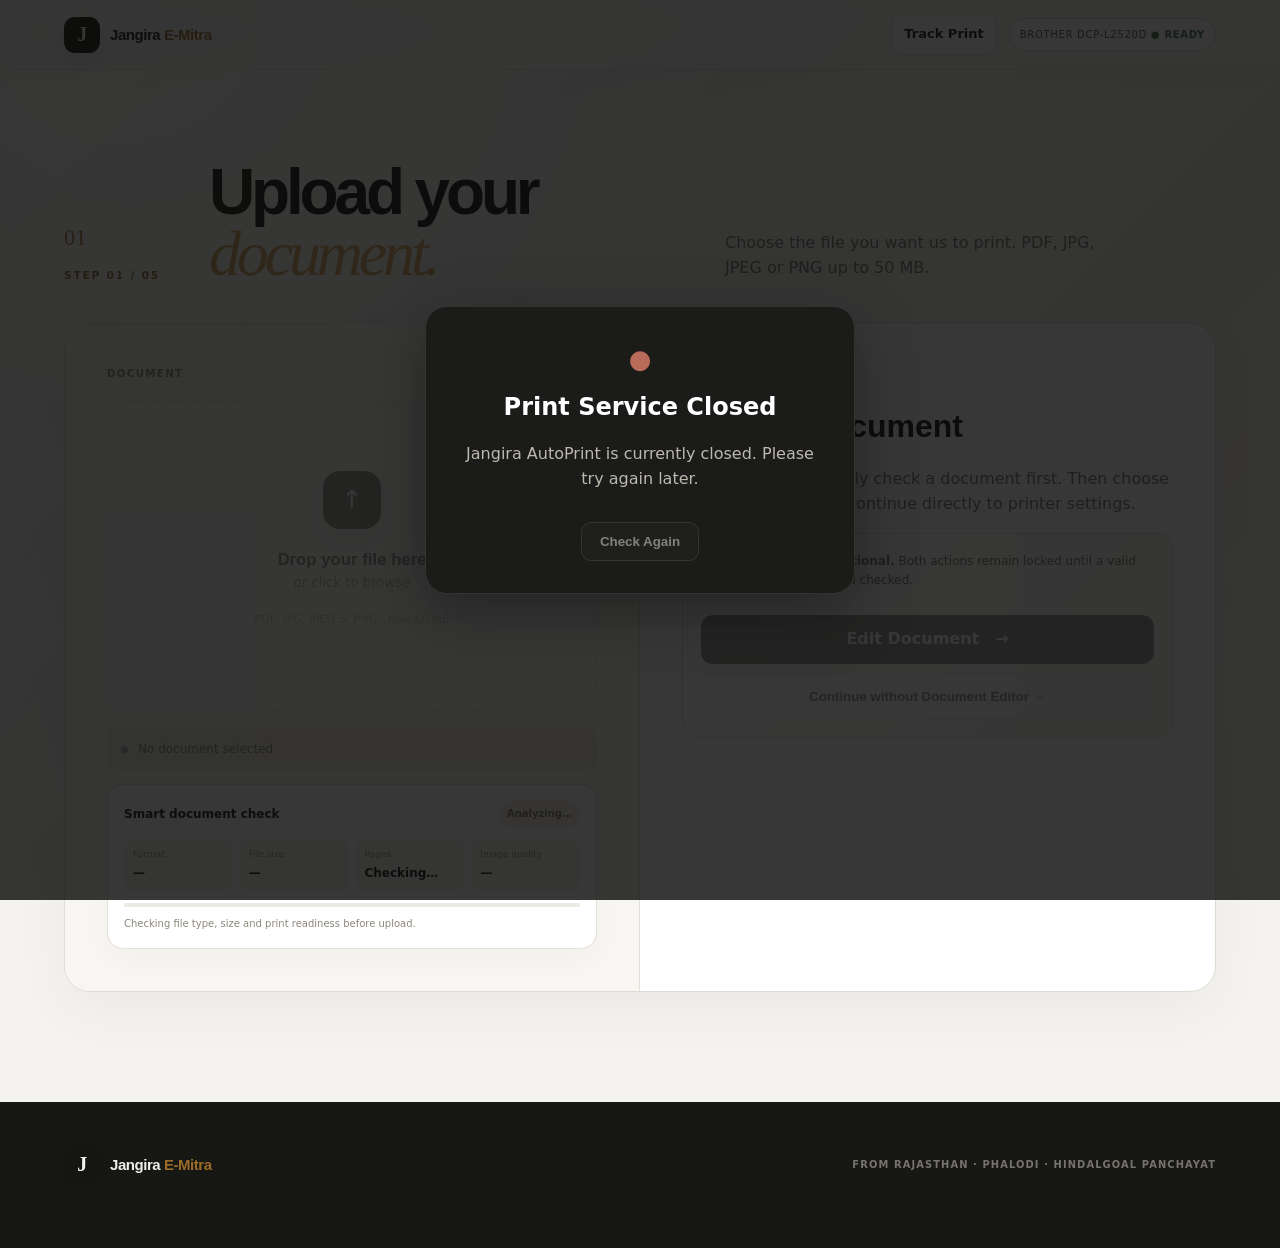
<file: web/settings.html>
<!doctype html><html lang="en"><head><meta charset="utf-8"><meta name="viewport" content="width=device-width,initial-scale=1"><title>02 Printer Settings | Jangira E-Mitra</title><link rel="stylesheet" href="./styles.css"></head><body><header class="site-header"><a class="brand" href="./upload.html"><span class="brand-mark">J</span><span>Jangira <b>E-Mitra</b></span></a><div class="printer-badge">BROTHER DCP-L2520D <span>● READY</span></div></header><main class="print-section section-wrap"><div class="section-heading reveal visible"><div><span class="section-number">02</span><p class="eyebrow">STEP 02 / 05</p></div><h2>Printer <em>settings.</em></h2><p>Configure exactly how you want your document printed.</p></div><section class="print-card reveal visible"><div class="upload-side"><div class="mini-label">CONNECTED PRINTER</div><div class="printer-info"><span>●</span><div><strong>Brother DCP-L2520D</strong><small>Black &amp; White · ₹5 per page</small></div></div><div id="selected-file" class="file-status" style="margin-top:20px"><span class="file-dot"></span><span>No document selected</span></div></div><div class="settings-side"><form id="print-form"><div class="settings-grid"><label>Copies<input name="copies" type="number" min="1" max="100" value="1"></label><label>Sides<select name="sides"><option value="single">Single-sided</option><option value="double">Double-sided</option></select></label><label>Orientation<select name="orientation"><option value="portrait">Portrait</option><option value="landscape">Landscape</option></select></label></div><div class="range-row"><label>Pages<input name="pages" placeholder="All pages or e.g. 1-4, 7, 9" value="all"></label></div><div class="estimate"><div><span>Total price</span><strong id="estimate-price">₹5.00</strong><small>₹5 × selected pages × copies</small></div><span class="estimate-icon">₹</span></div><div class="step-actions"><a class="button back-button" href="./upload.html">← Back</a><button class="button primary" type="submit">Continue to Payment <span>→</span></button></div><p id="form-message" class="message"></p></form></div></section></main><footer><div class="footer-main"><a class="brand" href="./upload.html"><span class="brand-mark">J</span><span>FROM RAJASTHAN · PHALODI · HINDALGOAL PANCHAYAT</span></div></footer><script src="./config.js?v=20260910n"></script><script src="./service-gate.js?v=20260910n"></script><script src="./flow-guard.js?v=20260910n"></script><script src="./settings-fast.js?v=20260910n"></script></body></html>
</file>
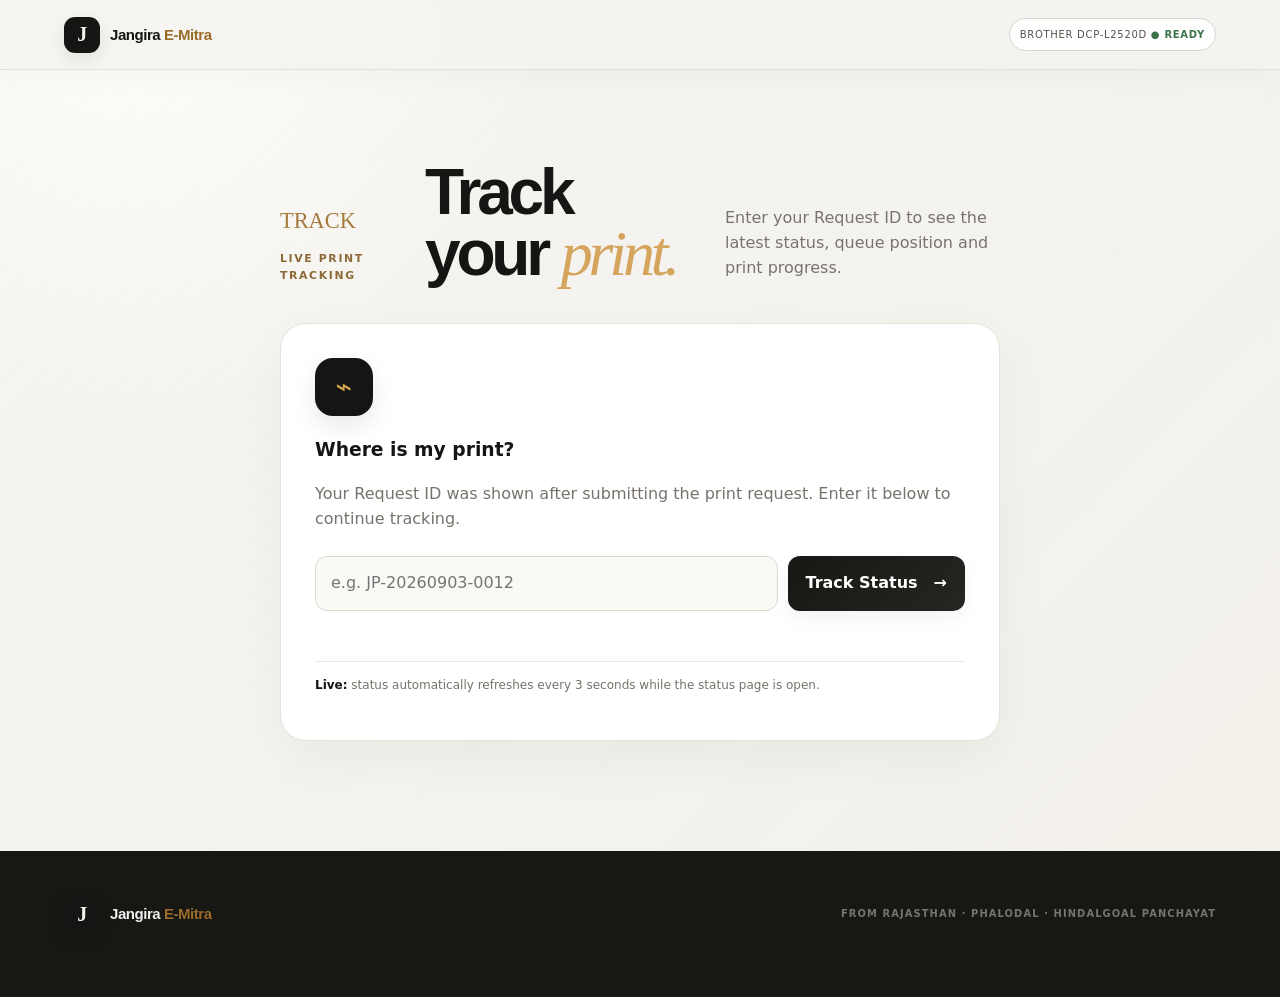
<file: web/status.html>
<!doctype html><html lang="en"><head><meta charset="utf-8"><meta name="viewport" content="width=device-width,initial-scale=1"><title>05 Print Status | Jangira E-Mitra</title><link rel="stylesheet" href="./styles.css"><style>
.status-page{max-width:1080px;margin:auto}.status-hero{display:flex;justify-content:space-between;gap:18px;align-items:flex-end;margin-bottom:28px}.status-hero h2{margin-bottom:8px}.request-id{background:#151513;color:#fff;border-radius:16px;padding:14px 16px;display:flex;align-items:center;gap:12px;box-shadow:0 12px 32px #17171318}.request-id small{display:block;color:#aaa;font-size:11px;text-transform:uppercase;letter-spacing:.12em}.request-id strong{font-size:15px}.copy-id,.track-again{border:0;background:#d6a451;color:#151513;border-radius:10px;padding:9px 12px;font-weight:700;cursor:pointer;text-decoration:none}.copy-id.copied{background:#fff}.notify-btn{border:1px solid #ddd9cf;background:#fff;color:#151513;border-radius:10px;padding:9px 12px;font-weight:700;cursor:pointer}.notify-btn.enabled{background:#151513;color:#fff;border-color:#151513}.notify-btn:disabled{opacity:.6;cursor:not-allowed}.live-card{background:#fff;border:1px solid #e5e2da;border-radius:24px;padding:26px;box-shadow:0 18px 55px #1717130b;margin-bottom:22px}.live-head{display:flex;justify-content:space-between;gap:16px;align-items:center}.live-status{display:inline-flex;align-items:center;gap:9px;background:#f5f2ea;padding:9px 12px;border-radius:999px;font-size:13px;font-weight:700;white-space:nowrap}.live-dot{width:9px;height:9px;border-radius:50%;background:#d6a451;animation:livePulse 1.6s infinite}.timeline{display:grid;grid-template-columns:repeat(5,1fr);gap:0;margin-top:28px}.timeline-step{position:relative;text-align:center;color:#aaa69d;font-size:12px;font-weight:700}.timeline-step:before{content:'';display:block;height:4px;background:#e8e5dd;position:absolute;top:13px;left:0;right:0}.timeline-step:first-child:before{left:50%}.timeline-step:last-child:before{right:50%}.timeline-step .circle{position:relative;z-index:1;margin:0 auto 10px;width:28px;height:28px;border-radius:50%;background:#e8e5dd;display:grid;place-items:center;color:#777}.timeline-step.done,.timeline-step.current{color:#151513}.timeline-step.done .circle,.timeline-step.current .circle{background:#d6a451;color:#151513}.timeline-step.current .circle{animation:statusPulse 1.5s infinite}.timeline-step.done:before,.timeline-step.current:before{background:#d6a451}.detail-grid{display:grid;grid-template-columns:repeat(4,1fr);gap:14px;margin-bottom:22px}.detail-card{background:#fff;border:1px solid #e5e2da;border-radius:18px;padding:18px;min-width:0;transition:transform .25s,box-shadow .25s}.detail-card:hover{transform:translateY(-3px);box-shadow:0 14px 30px #1717130d}.detail-card .icon{font-size:20px;margin-bottom:12px}.detail-card span{display:block;color:#8b877f;font-size:11px;text-transform:uppercase;letter-spacing:.1em;margin-bottom:6px}.detail-card strong{display:block;font-size:16px;word-break:break-word}.queue-card{display:flex;justify-content:space-between;align-items:center;gap:18px;background:#151513;color:#fff;border-radius:20px;padding:20px 22px;margin-bottom:22px}.queue-card small{display:block;color:#aaa;margin-top:5px}.queue-value{font-size:24px;font-weight:800;color:#d6a451}.status-actions{display:flex;gap:10px;margin-bottom:22px}.refresh-note{text-align:center;color:#8b877f;font-size:12px;margin-top:14px}@keyframes statusPulse{0%,100%{box-shadow:0 0 0 0 #d6a45155}50%{box-shadow:0 0 0 9px #d6a45100}}@keyframes livePulse{0%{box-shadow:0 0 0 0 #d6a45166}70%{box-shadow:0 0 0 8px #d6a45100}100%{box-shadow:0 0 0 0 #d6a45100}}@media(max-width:800px){.status-hero{flex-direction:column;align-items:stretch}.detail-grid{grid-template-columns:repeat(2,1fr)}.timeline{overflow-x:auto;grid-template-columns:repeat(5,130px);padding-bottom:8px}.live-head{align-items:flex-start;flex-direction:column}}@media(max-width:480px){.detail-grid{grid-template-columns:1fr}.request-id{justify-content:space-between}.status-actions{flex-direction:column}}
</style></head><body><header class="site-header"><a class="brand" href="./upload.html"><span class="brand-mark">J</span><span>Jangira <b>E-Mitra</b></span></a><div class="printer-badge">BROTHER DCP-L2520D <span>● READY</span></div></header><main class="print-section section-wrap status-page"><div class="status-hero reveal"><div><span class="section-number">05</span><p class="eyebrow">STEP 05 / 05 · LIVE TRACKING</p><h2>Your print is <em>on track.</em></h2><p>Real-time updates from payment verification to the printer.</p></div><div class="request-id"><div><small>Request ID</small><strong id="request-id-value">Loading…</strong></div><button class="copy-id" id="copy-request-id" type="button">Copy</button></div></div><section class="live-card reveal"><div class="live-head"><div><h3 id="request-status-title">Request received</h3><p id="request-status-text">Your print request has been submitted.</p></div><div class="live-status"><i class="live-dot"></i><span id="live-label">LIVE · UPDATING</span></div></div><div class="timeline" id="status-timeline"><div class="timeline-step current" data-status="RECEIVED"><div class="circle">1</div>Received</div><div class="timeline-step" data-status="PAYMENT_PENDING"><div class="circle">2</div>Payment</div><div class="timeline-step" data-status="REVIEWING"><div class="circle">3</div>Review</div><div class="timeline-step" data-status="QUEUED_FOR_PRINTING"><div class="circle">4</div>Queue</div><div class="timeline-step" data-status="PRINTING"><div class="circle">5</div>Printing</div></div><div class="refresh-note">● Live connection · Automatically updating every 3 seconds</div></section><div class="detail-grid reveal"><div class="detail-card"><div class="icon">📄</div><span>Document</span><strong id="summary-file">—</strong></div><div class="detail-card"><div class="icon">₹</div><span>Total Amount</span><strong id="summary-amount">—</strong></div><div class="detail-card"><div class="icon">▤</div><span>Pages / Copies</span><strong id="summary-pages">—</strong></div><div class="detail-card"><div class="icon">🖨</div><span>Print Mode</span><strong id="summary-mode">—</strong></div></div><div class="queue-card reveal"><div><strong>Print queue</strong><small id="queue-text">Waiting for latest queue position…</small></div><div class="queue-value" id="queue-value">—</div></div><div class="status-actions reveal"><button class="notify-btn" id="enable-notifications" type="button">🔔 Enable Notifications</button><a class="track-again" href="./track.html">Track Another Request</a><a class="button primary full" id="new-print" href="./upload.html">Start New Print <span>→</span></a></div></main><footer><div class="footer-main"><a class="brand" href="./upload.html"><span class="brand-mark">J</span><span>Jangira <b>E-Mitra</b></span></a><span>FROM RAJASTHAN · PHALODAL · HINDALGOAL PANCHAYAT</span></div></footer><script src="./config.js?v=20260903f"></script><script src="./print-flow.js?v=20260903f"></script><script>
(()=>{const KEY='jem_print_notify_v1',button=document.querySelector('#enable-notifications'),id=()=>{const p=new URLSearchParams(location.search);return String(p.get('id')||'').replace(/^#/,'')||'request'};const supported='Notification'in window;const state=()=>{try{return JSON.parse(localStorage.getItem(KEY)||'{}')}catch{return{}}};const save=v=>localStorage.setItem(KEY,JSON.stringify({...state(),...v}));const update=()=>{if(!button)return;if(!supported){button.textContent='🔕 Notifications unavailable';button.disabled=true;return}if(Notification.permission==='granted'&&state().enabled){button.textContent='🔔 Notifications Enabled';button.classList.add('enabled')}else button.textContent='🔔 Enable Notifications'};const notify=(status)=>{if(!supported||Notification.permission!=='granted'||!state().enabled)return;const map={PAYMENT_PENDING:['Payment submitted','Your payment reference is waiting for verification.'],REVIEWING:['Document under review','Jangira E-Mitra is checking your print request.'],QUEUED_FOR_PRINTING:['You are in the print queue','Your print is waiting for the printer.'],PRINTING:['Your print is printing','Your document is being printed now.'],COMPLETED:['Print completed ✓','Your document has been printed successfully.'],REJECTED:['Print request rejected','Please contact Jangira E-Mitra.'],FAILED:['Print failed','Please contact Jangira E-Mitra.']};const m=map[status];if(!m)return;const s=state();if(s.lastStatus===status)return;save({lastStatus:status});try{new Notification('Jangira E-Mitra · '+m[0],{body:m[1]+'\nRequest: '+id(),tag:'jem-print-status',renotify:true})}catch{}};button?.addEventListener('click',async()=>{if(!supported)return;try{const permission=await Notification.requestPermission();if(permission==='granted'){save({enabled:true,lastStatus:null});update();try{new Notification('Jangira E-Mitra Notifications',{body:'You will be notified when your print status changes.',tag:'jem-print-ready'})}catch{}}else{button.textContent='Notifications blocked — enable them in browser settings'}}catch{button.textContent='Could not enable notifications'}});const boot=()=>{update();let last='';const check=()=>{const title=document.querySelector('#request-status-title');const text=title?.textContent||'';if(text&&text!==last){last=text;const map={'Payment submitted for verification':'PAYMENT_PENDING','Document under review':'REVIEWING','Waiting in print queue':'QUEUED_FOR_PRINTING','Printing in progress':'PRINTING','Print completed':'COMPLETED','Request rejected':'REJECTED','Print failed':'FAILED'};if(map[text])notify(map[text])}};setInterval(check,1000);check()};if(document.readyState==='loading')document.addEventListener('DOMContentLoaded',boot);else boot()})();
</script></body></html>
</file>
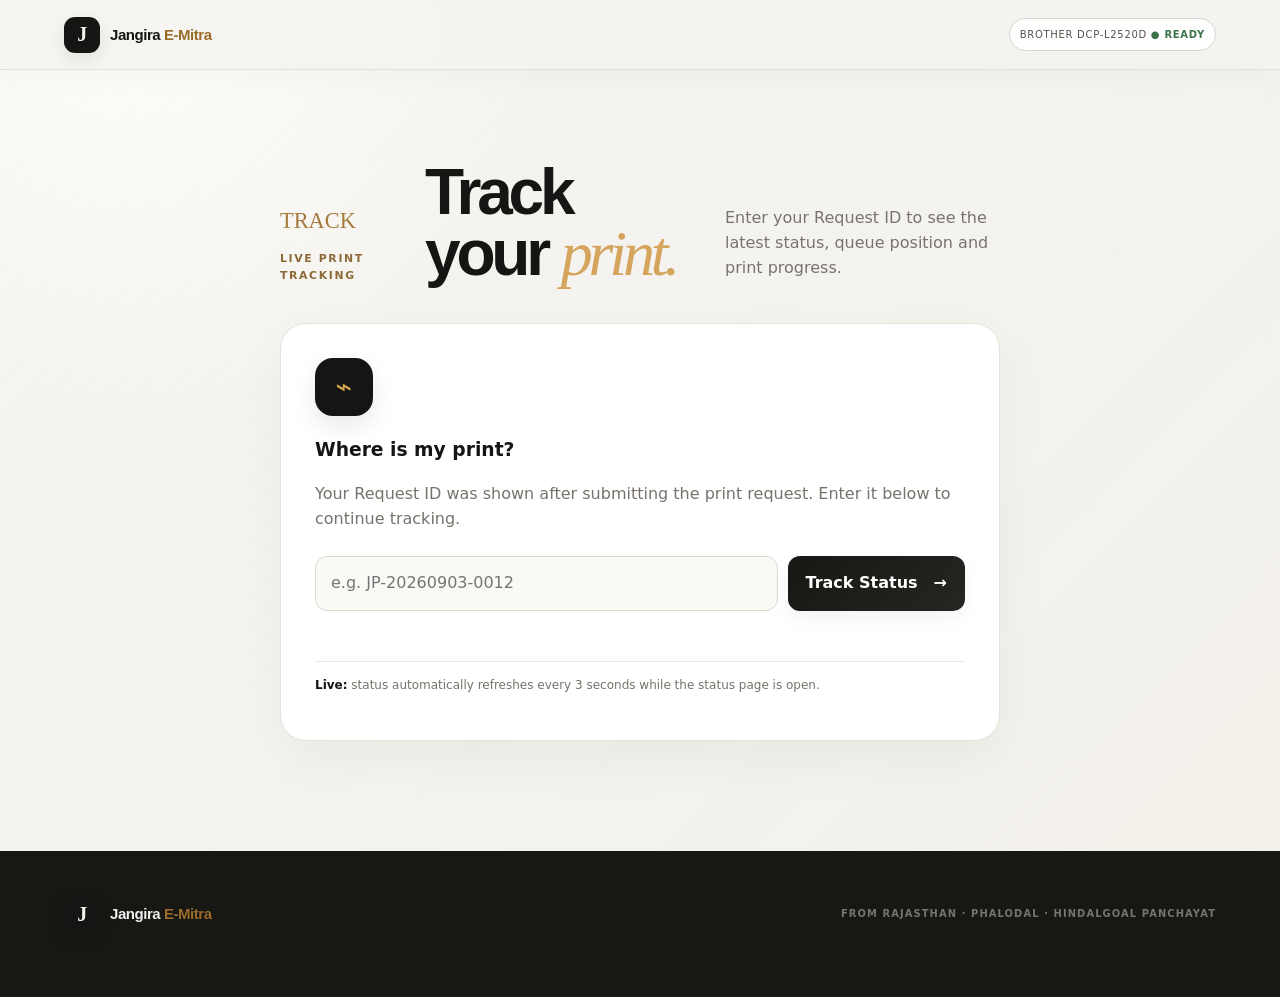
<file: web/track.html>
<!doctype html><html lang="en"><head><meta charset="utf-8"><meta name="viewport" content="width=device-width,initial-scale=1"><title>Track Print | Jangira E-Mitra</title><link rel="stylesheet" href="./styles.css"><style>
.track-page{max-width:720px;margin:auto}.track-card{background:#fff;border:1px solid #e5e2da;border-radius:26px;padding:30px;box-shadow:0 18px 55px #1717130b}.track-icon{width:58px;height:58px;border-radius:18px;background:#151513;color:#d6a451;display:grid;place-items:center;font-size:28px;margin-bottom:18px}.track-form{display:flex;gap:10px;margin-top:24px}.track-form input{flex:1;min-width:0;border:1px solid #ddd9cf;border-radius:12px;padding:14px 15px;font:inherit;background:#faf9f6;outline:none}.track-form input:focus{border-color:#d6a451;box-shadow:0 0 0 3px #d6a45122}.track-error{min-height:22px;color:#a33b2f;font-size:13px;margin:10px 2px 0}.recent-track{margin-top:20px;padding:15px 16px;background:#f6f4ee;border-radius:15px;display:none}.recent-track.show{display:flex;justify-content:space-between;align-items:center;gap:12px}.recent-track button{border:0;background:transparent;text-decoration:underline;cursor:pointer;font-weight:700}.track-note{margin-top:18px;color:#77736c;font-size:12px}.track-note strong{color:#151513}@media(max-width:600px){.track-card{padding:22px}.track-form{flex-direction:column}.track-form .button{width:100%}}
</style></head><body><header class="site-header"><a class="brand" href="./upload.html"><span class="brand-mark">J</span><span>Jangira <b>E-Mitra</b></span></a><div class="printer-badge">BROTHER DCP-L2520D <span>● READY</span></div></header><main class="print-section section-wrap track-page"><div class="section-heading reveal visible"><div><span class="section-number">TRACK</span><p class="eyebrow">LIVE PRINT TRACKING</p></div><h2>Track your <em>print.</em></h2><p>Enter your Request ID to see the latest status, queue position and print progress.</p></div><section class="track-card reveal visible"><div class="track-icon">⌁</div><h3>Where is my print?</h3><p style="color:#77736c">Your Request ID was shown after submitting the print request. Enter it below to continue tracking.</p><form id="track-form" class="track-form"><input id="track-id" autocomplete="off" placeholder="e.g. JP-20260903-0012" aria-label="Request ID" required><button class="button primary" type="submit">Track Status <span>→</span></button></form><p id="track-error" class="track-error" role="alert"></p><div id="recent-track" class="recent-track"><span>Last request: <strong id="recent-id"></strong></span><button id="use-recent" type="button">Track</button></div><p class="track-note"><strong>Live:</strong> status automatically refreshes every 3 seconds while the status page is open.</p></section></main><footer><div class="footer-main"><a class="brand" href="./upload.html"><span class="brand-mark">J</span><span>Jangira <b>E-Mitra</b></span></a><span>FROM RAJASTHAN · PHALODAL · HINDALGOAL PANCHAYAT</span></div></footer><script src="./config.js?v=20260903d"></script><script>const FLOW_KEY='jem_print_flow_v3';const $=s=>document.querySelector(s);const api=()=>String((window.JEM_CONFIG||{}).API_BASE_URL||'').replace(/\/$/,'');const normalize=v=>String(v||'').trim().replace(/^#/, '');const go=id=>window.location.assign('./status.html?id='+encodeURIComponent(id));const form=$('#track-form'),input=$('#track-id'),err=$('#track-error'),recent=$('#recent-track'),recentId=$('#recent-id');try{const s=JSON.parse(localStorage.getItem(FLOW_KEY)||'{}');if(s.orderId){recent.classList.add('show');recentId.textContent=s.orderNumber||s.orderId;$('#use-recent').onclick=()=>{input.value=s.orderNumber||s.orderId;form.requestSubmit()}}}catch{}form.addEventListener('submit',async e=>{e.preventDefault();err.textContent='';const id=normalize(input.value);if(id.length<4){err.textContent='Please enter a valid Request ID.';return}const b=form.querySelector('button');b.disabled=true;b.innerHTML='Checking…';try{const r=await fetch(api()+'/api/print-requests/'+encodeURIComponent(id));const t=await r.text();let d={};try{d=t?JSON.parse(t):{}}catch{}if(!r.ok)throw new Error(d.error||'Request not found. Please check your Request ID.');if(!d.id&& !d.orderId && !d.requestNumber)throw new Error('Request not found. Please check your Request ID.');let s={};try{s=JSON.parse(localStorage.getItem(FLOW_KEY)||'{}')}catch{}localStorage.setItem(FLOW_KEY,JSON.stringify({...s,orderId:d.id||d.orderId||id,orderNumber:d.requestNumber||s.orderNumber||id,fileName:d.originalFileName||d.fileName||s.fileName,amount:d.amount??s.amount,pageCount:d.pageCount??s.pageCount,copies:d.copies??s.copies,sides:d.sides??s.sides,orientation:d.orientation??s.orientation,pageText:d.pageRange??s.pageText,status:d.status||s.status}));go(d.id||d.orderId||id)}catch(x){err.textContent=x.message||'Could not find this request.'}finally{b.disabled=false;b.innerHTML='Track Status <span>→</span>'}});</script></body></html>
</file>
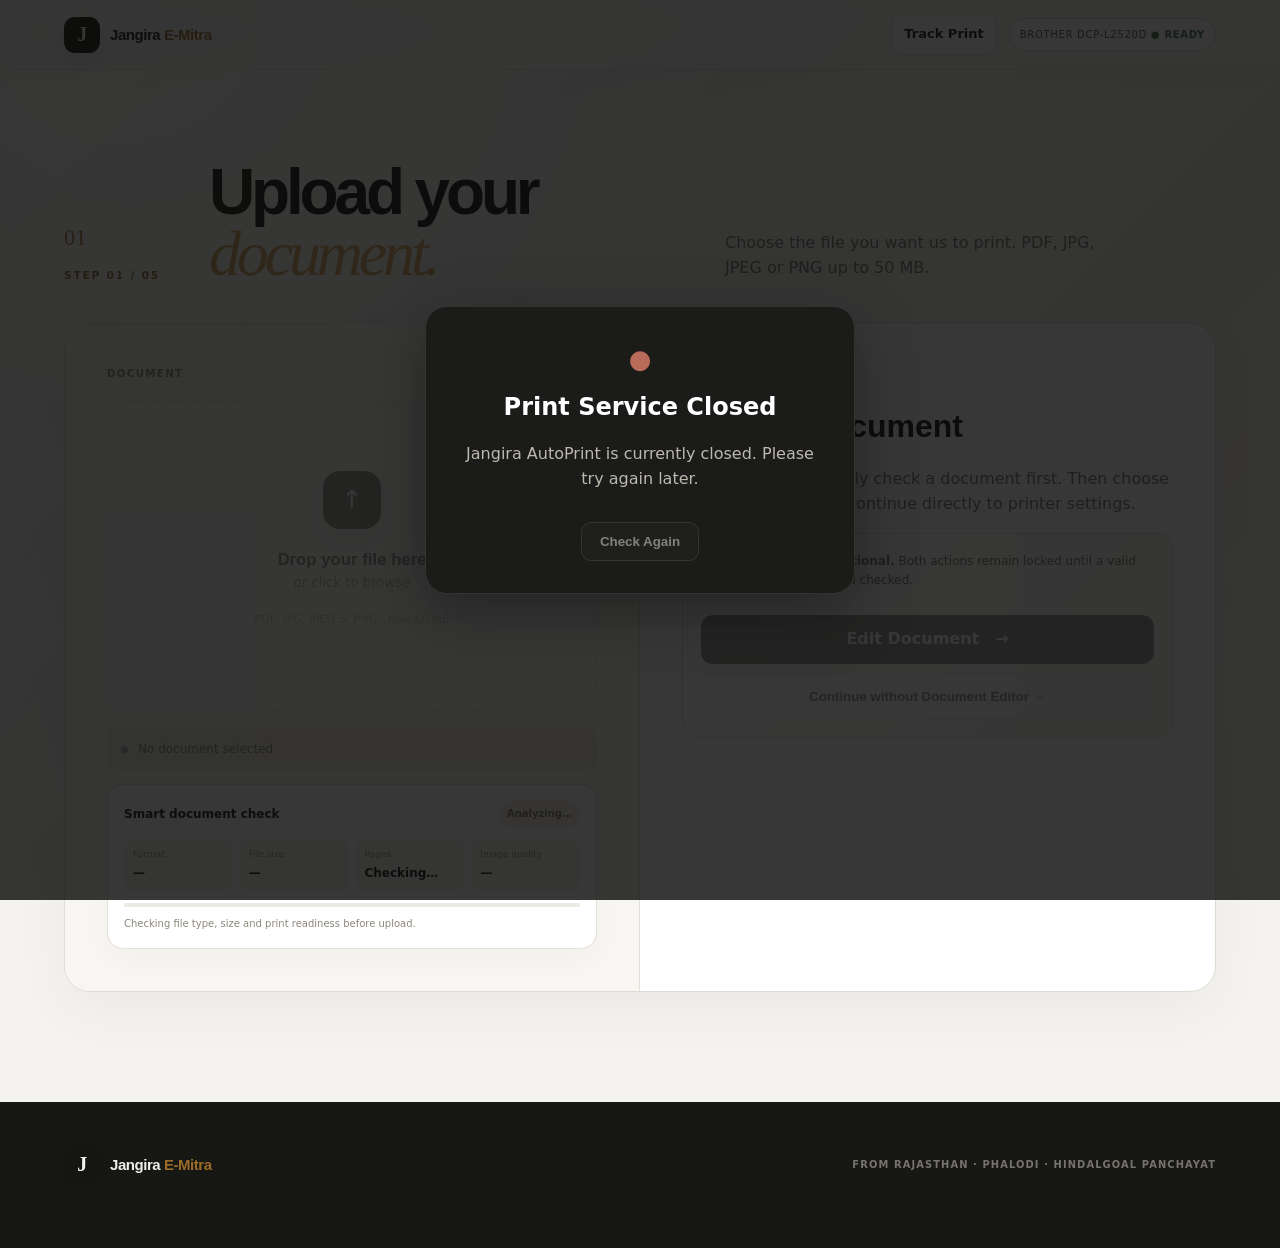
<file: web/upload.html>
<!doctype html><html lang="en"><head><meta charset="utf-8"><meta name="viewport" content="width=device-width,initial-scale=1"><title>01 Upload | Jangira E-Mitra</title><link rel="stylesheet" href="./styles.css"><style>.editor-choice-actions button:disabled{opacity:.45;cursor:not-allowed;pointer-events:none}.skip-editor{border:1px solid #d9d5cb;background:#fff;color:#151513;border-radius:10px;padding:12px 14px;font-weight:800;cursor:pointer;transition:.2s}.skip-editor:hover:not(:disabled){transform:translateY(-1px);border-color:#d6a451;background:#fffdf9}</style></head><body><header class="site-header"><a class="brand" href="./upload.html"><span class="brand-mark">J</span><span>Jangira <b>E-Mitra</b></span></a><div class="header-actions"><a class="track-link" href="./track.html">Track Print</a><div class="printer-badge">BROTHER DCP-L2520D <span>● READY</span></div></div></header><main class="print-section section-wrap"><div class="section-heading reveal visible"><div><span class="section-number">01</span><p class="eyebrow">STEP 01 / 05</p></div><h2>Upload your <em>document.</em></h2><p>Choose the file you want us to print. PDF, JPG, JPEG or PNG up to 50 MB.</p></div><section class="print-card reveal visible"><div class="upload-side"><div class="mini-label">DOCUMENT</div><label class="dropzone" for="file"><span class="upload-icon">↑</span><strong>Drop your file here</strong><span>or click to browse</span><small>PDF, JPG, JPEG or PNG · Max 50 MB</small></label><input id="file" type="file" accept="application/pdf,image/jpeg,image/png" hidden><div id="file-status" class="file-status"><span class="file-dot"></span><span>No document selected</span></div><div id="document-analyzer" class="document-analyzer" aria-live="polite"><div class="analyzer-head"><span class="analyzer-title">Smart document check</span><span id="analyzer-badge" class="analyzer-badge">Analyzing…</span></div><div class="analyzer-grid"><div class="analyzer-item"><small>Format</small><strong id="analyzer-format">—</strong></div><div class="analyzer-item"><small>File size</small><strong id="analyzer-size">—</strong></div><div class="analyzer-item"><small>Pages</small><strong id="analyzer-pages">Checking…</strong></div><div class="analyzer-item"><small>Image quality</small><strong id="analyzer-quality">—</strong></div></div><div id="analyzer-checks" class="analyzer-checks"></div><div class="analyzer-progress"><span id="analyzer-progress-bar"></span></div><p id="analyzer-note" class="analyzer-note">Checking file type, size and print readiness before upload.</p></div></div><div class="settings-side"><div class="mini-label">NEXT STEP</div><h3 style="font-family:Manrope,sans-serif;font-size:2rem;margin:0 0 10px">Prepare document</h3><p style="color:#77736c">Select and successfully check a document first. Then choose whether to edit it or continue directly to printer settings.</p><div class="editor-choice"><p><strong>Document Editor is optional.</strong> Both actions remain locked until a valid document is selected and checked.</p><div class="editor-choice-actions"><button id="to-step-2" class="button primary full" type="button" disabled aria-disabled="true">Edit Document <span>→</span></button><button id="continue-without-editor" class="skip-editor" type="button" disabled aria-disabled="true">Continue without Document Editor <span>→</span></button></div></div><p id="form-message" class="message"></p></div></section></main><footer><div class="footer-main"><a class="brand" href="./upload.html"><span class="brand-mark">J</span><span>Jangira <b>E-Mitra</b></span></a><span>FROM RAJASTHAN · PHALODI · HINDALGOAL PANCHAYAT</span></div></footer><script src="./config.js?v=20260910e"></script><script src="./service-gate.js?v=20260910e"></script><script src="./flow-guard.js?v=20260910e"></script><script src="./print-flow.js?v=20260910e"></script><script src="./watermark.js?v=20260910e"></script><script src="./editor-upload.js?v=20260910e"></script><script src="./direct-upload.js?v=20260910e"></script><script src="./upload-controller.js?v=20260910e"></script></body></html>
</file>
<file: web/styles.css>
*{box-sizing:border-box}html{scroll-behavior:smooth}body{margin:0;background:#f4f3ef;color:#151513;font-family:'DM Sans',system-ui,sans-serif;line-height:1.55;overflow-x:hidden}.noise{position:fixed;inset:0;pointer-events:none;z-index:100;background-image:url("data:image/svg+xml,%3Csvg viewBox='0 0 180 180' xmlns='http://www.w3.org/2000/svg'%3E%3Cfilter id='n'%3E%3CfeTurbulence type='fractalNoise' baseFrequency='.8' numOctaves='4' stitchTiles='stitch'/%3E%3C/filter%3E%3Crect width='100%25' height='100%25' filter='url(%23n)' opacity='.035'/%3E%3C/svg%3E");mix-blend-mode:multiply;opacity:.35}.site-header{position:sticky;top:0;z-index:50;height:76px;padding:0 5vw;display:flex;align-items:center;justify-content:space-between;background:rgba(244,243,239,.82);border-bottom:1px solid rgba(21,21,19,.08);backdrop-filter:blur(20px);animation:headerIn .7s ease both}.brand{display:flex;align-items:center;gap:10px;text-decoration:none;color:#151513;font-family:Manrope,sans-serif;font-weight:800;letter-spacing:-.03em}.brand b{font-weight:800;color:#9b6b28}.brand-mark{display:grid;place-items:center;width:34px;height:34px;border-radius:11px;background:#151513;color:#f4f3ef;font-family:Georgia,serif;font-size:20px}.site-header nav{display:flex;gap:30px}.site-header nav a,.footer-main>a:last-child{color:#65635e;text-decoration:none;font-size:.88rem;font-weight:600;transition:color .25s}.site-header nav a:hover{color:#151513}.header-cta{padding:10px 15px;border:1px solid #d4d0c7;border-radius:10px;color:#151513;text-decoration:none;font-size:.84rem;font-weight:700;background:#fff;transition:.25s}.header-cta:hover{transform:translateY(-2px);box-shadow:0 8px 20px #00000010}.header-cta span{margin-left:8px}.hero{position:relative;min-height:calc(100vh - 76px);display:flex;align-items:center;padding:100px 8vw 110px;background:#151513;color:#f5f3ed;overflow:hidden}.hero-inner{position:relative;z-index:2;max-width:1080px}.location-pill{display:inline-flex;align-items:center;gap:10px;padding:9px 13px;border:1px solid #ffffff1c;border-radius:999px;color:#bdb9ae;font-size:.67rem;letter-spacing:.13em;font-weight:700;background:#ffffff06}.pulse-dot{width:7px;height:7px;border-radius:50%;background:#d6a451;box-shadow:0 0 0 5px #d6a45118;animation:pulse 2s infinite}.hero h1{font-family:Manrope,sans-serif;font-size:clamp(4rem,9vw,9rem);line-height:.86;letter-spacing:-.075em;margin:30px 0 0;max-width:1000px}.hero h1 em,.section-heading em,.track-copy em{font-family:Georgia,serif;font-weight:400;color:#d5a45d}.hero-copy{max-width:650px;color:#aaa69c;font-size:1.08rem;margin:34px 0}.hero-actions{display:flex;align-items:center;gap:28px;flex-wrap:wrap}.button{display:inline-flex;align-items:center;justify-content:center;gap:16px;border:0;border-radius:12px;padding:12px 18px;font:inherit;font-weight:700;text-decoration:none;cursor:pointer;transition:transform .25s,box-shadow .25s}.button:hover{transform:translateY(-3px)}.button.primary{background:#151513;color:#fff}.hero .button.primary{background:#f3f0e7;color:#151513}.button.large{padding:15px 20px}.button.full{width:100%;margin-top:16px}.button.light{background:#f3f0e7;color:#151513;width:100%;margin-top:12px}.text-link{color:#d3cfc4;text-decoration:none;font-weight:700;font-size:.9rem}.text-link span{margin-left:8px}.hero-proof{display:flex;align-items:center;gap:14px;margin-top:70px;color:#77736b;font-size:.72rem;font-weight:700;text-transform:uppercase;letter-spacing:.08em}.hero-proof i{width:3px;height:3px;background:#6f6b63;border-radius:50%}.hero-orb{position:absolute;border-radius:50%;filter:blur(1px);pointer-events:none}.orb-one{width:600px;height:600px;right:-180px;top:-120px;background:radial-gradient(circle,#d0a05220 0,#d0a05208 35%,transparent 68%);animation:float 9s ease-in-out infinite}.orb-two{width:420px;height:420px;left:-220px;bottom:-220px;background:radial-gradient(circle,#ffffff0d 0,transparent 68%);animation:float 12s ease-in-out infinite reverse}.scroll-cue{position:absolute;right:5vw;bottom:34px;display:flex;align-items:center;gap:12px;color:#68655e;font-size:.6rem;letter-spacing:.14em;font-weight:800}.scroll-cue span{display:block;width:42px;height:1px;background:#555149}.ticker{overflow:hidden;background:#d8a455;color:#151513;border-bottom:1px solid #b88a45}.ticker-track{display:flex;align-items:center;justify-content:space-around;min-width:1250px;padding:11px 0;font-size:.67rem;font-weight:800;letter-spacing:.16em;animation:ticker 24s linear infinite}.ticker-track b{font-size:10px}.section-wrap{width:min(1180px,90vw);margin:0 auto}.print-section{padding:130px 0 110px}.section-heading{display:grid;grid-template-columns:120px 1fr 1fr;gap:25px;align-items:end;margin-bottom:55px}.section-heading .eyebrow{grid-column:1}.section-number{display:block;font-family:Georgia,serif;color:#a47a3d;font-size:1.4rem;margin-bottom:12px}.eyebrow{margin:0;color:#8d6b39;font-size:.68rem;letter-spacing:.15em;font-weight:800}.section-heading h2{font-family:Manrope,sans-serif;font-size:clamp(2.8rem,5vw,5.2rem);letter-spacing:-.065em;line-height:.95;margin:0}.section-heading>p:last-child{color:#77746d;max-width:390px;margin:0 0 4px}.print-card{display:grid;grid-template-columns:1fr 1fr;background:#fff;border:1px solid #dedbd3;border-radius:26px;overflow:hidden;box-shadow:0 25px 70px #1717130b}.upload-side,.settings-side{padding:42px}.upload-side{background:#f7f6f2;border-right:1px solid #e3dfd5}.mini-label{font-size:.64rem;font-weight:800;letter-spacing:.13em;color:#8a8780;margin-bottom:20px}.dropzone{height:310px;border:1.5px dashed #c9c4b9;border-radius:20px;display:flex;flex-direction:column;align-items:center;justify-content:center;text-align:center;cursor:pointer;transition:.3s;background:#fbfaf7}.dropzone:hover,.dropzone.dragging{border-color:#a47a3d;background:#f4ede1;transform:scale(.99)}.upload-icon{width:58px;height:58px;display:grid;place-items:center;border-radius:17px;background:#171713;color:#fff;font-size:25px;margin-bottom:18px}.dropzone strong{font-family:Manrope,sans-serif;font-size:1.05rem}.dropzone span:not(.upload-icon){color:#77736c;font-size:.83rem}.dropzone small{color:#a19c93;font-size:.7rem;margin-top:17px}.file-status{display:flex;align-items:center;gap:10px;margin-top:16px;padding:11px 13px;border-radius:10px;background:#eceae4;color:#8b877e;font-size:.75rem;transition:.25s}.file-status.has-file{color:#3d5e42;background:#e8eee7}.file-dot{width:7px;height:7px;border-radius:50%;background:#aaa}.has-file .file-dot{background:#5c8761}.settings-grid{display:grid;grid-template-columns:1fr 1fr;gap:18px}.settings-side label{font-size:.74rem;font-weight:800;color:#44413c}.settings-side input,.settings-side select{display:block;width:100%;margin-top:7px;border:1px solid #dcd8cf;background:#faf9f6;border-radius:10px;padding:12px 13px;color:#292824;font:inherit;font-size:.82rem;outline:0;transition:border .2s,box-shadow .2s}.settings-side input:focus,.settings-side select:focus{border-color:#a47a3d;box-shadow:0 0 0 4px #a47a3d10}.range-row{margin-top:18px}.estimate{display:flex;align-items:center;justify-content:space-between;margin-top:22px;padding:17px;border-radius:14px;background:#f3f1ec}.estimate div{display:flex;flex-direction:column}.estimate span{font-size:.68rem;color:#817d74}.estimate strong{font-size:.85rem;margin-top:2px}.estimate-icon{display:grid;place-items:center;width:34px;height:34px;border-radius:10px;background:#fff;color:#9b6b28;font-weight:800}.message{min-height:1.5em;color:#716e67;font-size:.76rem}.process{padding:110px 0}.centered{display:block;text-align:center;max-width:650px;margin:0 auto 55px}.centered .eyebrow{margin-bottom:17px}.centered p:last-child{margin:18px auto 0}.steps{display:grid;grid-template-columns:repeat(4,1fr);border-top:1px solid #d9d5cc;border-bottom:1px solid #d9d5cc}.step{position:relative;padding:28px 25px 35px;border-right:1px solid #d9d5cc;transition:.3s}.step:last-child{border-right:0}.step:hover{background:#fff}.step>span{font-size:.65rem;color:#9b978e;font-weight:800}.step-icon{width:48px;height:48px;display:grid;place-items:center;border:1px solid #d8d4cb;border-radius:13px;margin:38px 0 22px;font-size:19px;color:#8d6b39}.step h3{font-family:Manrope,sans-serif;font-size:1.15rem;margin:0 0 8px}.step p{color:#77736c;font-size:.83rem;margin:0;max-width:210px}.services{padding:90px 0 130px}.service-grid{display:grid;grid-template-columns:repeat(4,1fr);gap:13px}.service-card{min-height:310px;padding:24px;background:#ebe9e3;border:1px solid #dcd8cf;border-radius:18px;display:flex;flex-direction:column;transition:transform .35s,background .35s,box-shadow .35s}.service-card:hover{transform:translateY(-8px);background:#fff;box-shadow:0 22px 50px #1717130d}.service-card.featured{background:#171713;color:#fff;border-color:#171713}.service-top{display:flex;justify-content:space-between;font-size:.62rem;font-weight:800;color:#858078;letter-spacing:.1em}.featured .service-top{color:#8e897f}.service-icon{font-size:27px;margin:48px 0 22px;color:#9b6b28}.service-card h3{font-family:Manrope,sans-serif;font-size:1.15rem;margin:0 0 8px}.service-card p{color:#77736d;font-size:.79rem;margin:0}.featured p{color:#aaa69d}.service-card a{margin-top:auto;color:#d3a25c;text-decoration:none;font-size:.73rem;font-weight:800}.service-card a span{margin-left:7px}.track-section{position:relative;display:grid;grid-template-columns:1fr 1fr;gap:70px;align-items:center;padding:80px 70px;margin-bottom:120px;background:#171713;color:#fff;border-radius:28px;overflow:hidden}.track-glow{position:absolute;width:500px;height:500px;right:-160px;top:-220px;background:radial-gradient(circle,#d4a25322,transparent 65%);pointer-events:none}.track-copy{position:relative}.track-copy h2{font-family:Manrope,sans-serif;font-size:clamp(3rem,5vw,5.3rem);line-height:.92;letter-spacing:-.065em;margin:16px 0 20px}.track-copy>p{color:#9e9a91;max-width:400px}.status-flow{display:flex;gap:10px;align-items:center;flex-wrap:wrap;margin-top:32px;color:#77736b;font-size:.62rem;font-weight:800;text-transform:uppercase;letter-spacing:.07em}.status-flow i{font-style:normal;color:#a47a3d}.track-box{position:relative;padding:24px;background:#ffffff09;border:1px solid #ffffff15;border-radius:19px}.track-input{display:flex;align-items:center;gap:10px;padding:2px 14px;border:1px solid #ffffff1c;border-radius:11px;background:#ffffff08}.track-input span{color:#9b6b28;font-weight:800}.track-input input{width:100%;padding:13px 0;background:transparent;border:0;outline:0;color:#fff;font:inherit;font-size:.9rem}.track-input input::placeholder{color:#68655e}.track-box .status{margin-top:15px;background:#ffffff0b;color:#aaa69d}.trust{padding:0 0 120px}.trust-line{padding-top:22px;border-top:1px solid #d5d1c8;display:flex;justify-content:space-between;gap:30px;align-items:center}.trust-line>span{font-size:.62rem;color:#96928a;letter-spacing:.12em;font-weight:800}.trust-items{display:flex;gap:24px;flex-wrap:wrap;justify-content:flex-end}.trust-items span{font-size:.72rem;font-weight:700;color:#625f58}.trust-items span:before{content:'✓';color:#a47a3d;margin-right:6px}.contact{padding:20px 0 130px;text-align:center}.contact h2{font-family:Manrope,sans-serif;font-size:clamp(3rem,6vw,6rem);letter-spacing:-.07em;line-height:.9;margin:15px 0}.contact p:not(.eyebrow){color:#77736c;margin:0 auto 28px}.contact .button{background:#171713;color:#fff}.contact .button:hover{box-shadow:0 15px 35px #17171318}footer{background:#171713;color:#77736e;padding:45px 5vw 25px}.footer-main{display:flex;justify-content:space-between;align-items:center;gap:20px;padding-bottom:40px}.footer-main .brand{color:#eee}.footer-main>span{font-size:.62rem;letter-spacing:.11em;font-weight:800}.footer-main>a:last-child{color:#aaa69d}.footer-bottom{display:flex;justify-content:space-between;border-top:1px solid #ffffff12;padding-top:18px;font-size:.65rem}.sr-only{position:absolute;width:1px;height:1px;padding:0;margin:-1px;overflow:hidden;clip:rect(0,0,0,0);white-space:nowrap;border:0}.reveal{opacity:0;transform:translateY(28px);transition:opacity .8s ease,transform .8s cubic-bezier(.2,.7,.2,1)}.reveal.visible{opacity:1;transform:none}@keyframes headerIn{from{opacity:0;transform:translateY(-15px)}to{opacity:1;transform:none}}@keyframes pulse{0%,100%{box-shadow:0 0 0 4px #d6a45112}50%{box-shadow:0 0 0 8px #d6a45108}}@keyframes float{50%{transform:translate3d(0,25px,0)}}@keyframes ticker{to{transform:translateX(-50%)}}@media(max-width:900px){.site-header{padding:0 5vw}.site-header nav{display:none}.hero{padding:85px 7vw}.hero h1{font-size:clamp(3.7rem,15vw,7rem)}.hero-proof{margin-top:50px}.section-wrap{width:min(92vw,700px)}.section-heading{display:block}.section-heading .section-number{display:inline-block;margin-right:10px}.section-heading .eyebrow{display:inline-block}.section-heading h2{margin-top:20px}.section-heading>p:last-child{margin-top:20px}.print-card,.track-section{grid-template-columns:1fr}.upload-side{border-right:0;border-bottom:1px solid #e3dfd5}.steps,.service-grid{grid-template-columns:1fr 1fr}.step:nth-child(2){border-right:0}.step:nth-child(-n+2){border-bottom:1px solid #d9d5cc}.track-section{padding:45px 35px;gap:40px}.trust-line,.footer-main{flex-direction:column;align-items:flex-start}.trust-items{justify-content:flex-start}.footer-main>span{line-height:1.6}}@media(max-width:560px){.header-cta{display:none}.hero{min-height:calc(100vh - 76px);padding:70px 6vw}.hero-copy{font-size:.96rem}.hero-proof{flex-wrap:wrap;gap:8px 12px}.scroll-cue{display:none}.print-section,.process,.services{padding:80px 0}.upload-side,.settings-side{padding:24px}.dropzone{height:250px}.settings-grid,.steps,.service-grid{grid-template-columns:1fr}.step{border-right:0!important;border-bottom:1px solid #d9d5cc}.step:last-child{border-bottom:0}.track-section{padding:38px 24px}.status-flow{gap:7px}.contact{padding-bottom:90px}.footer-bottom{flex-direction:column;gap:7px}}
</file>
